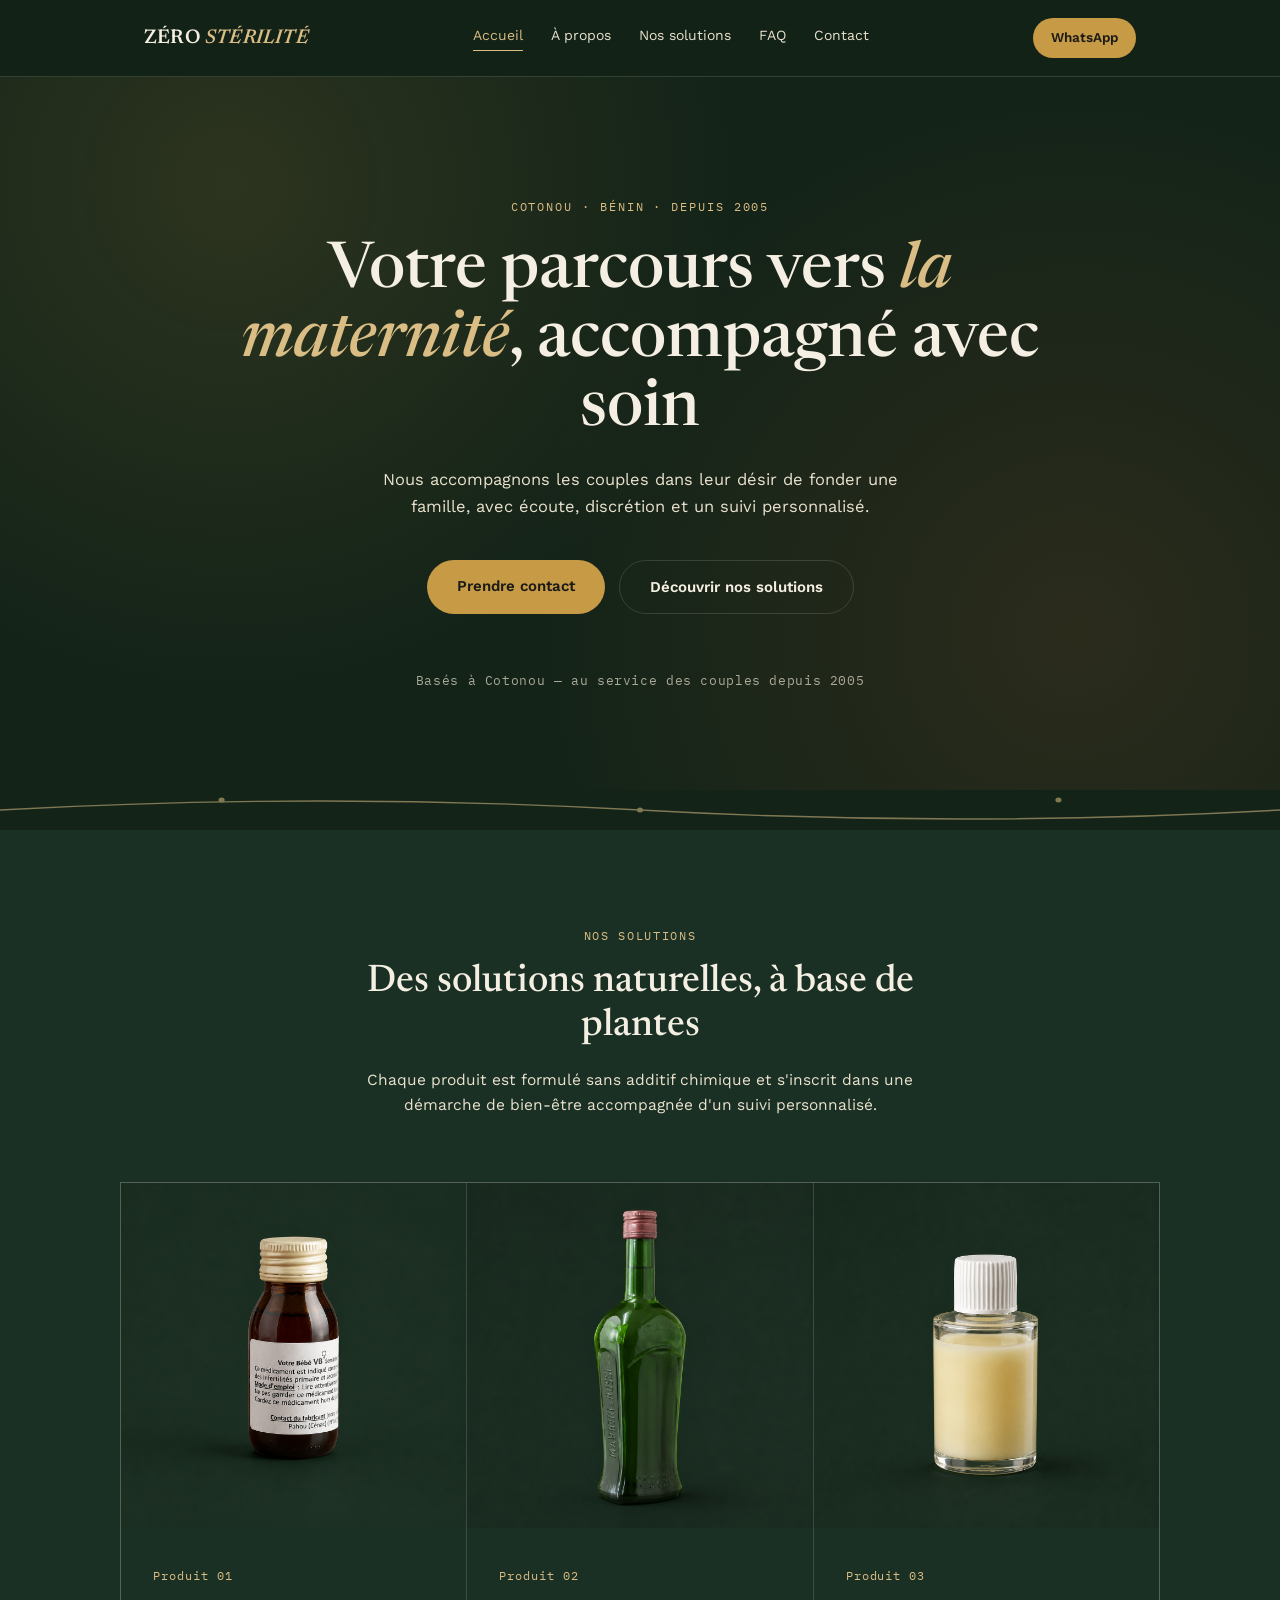
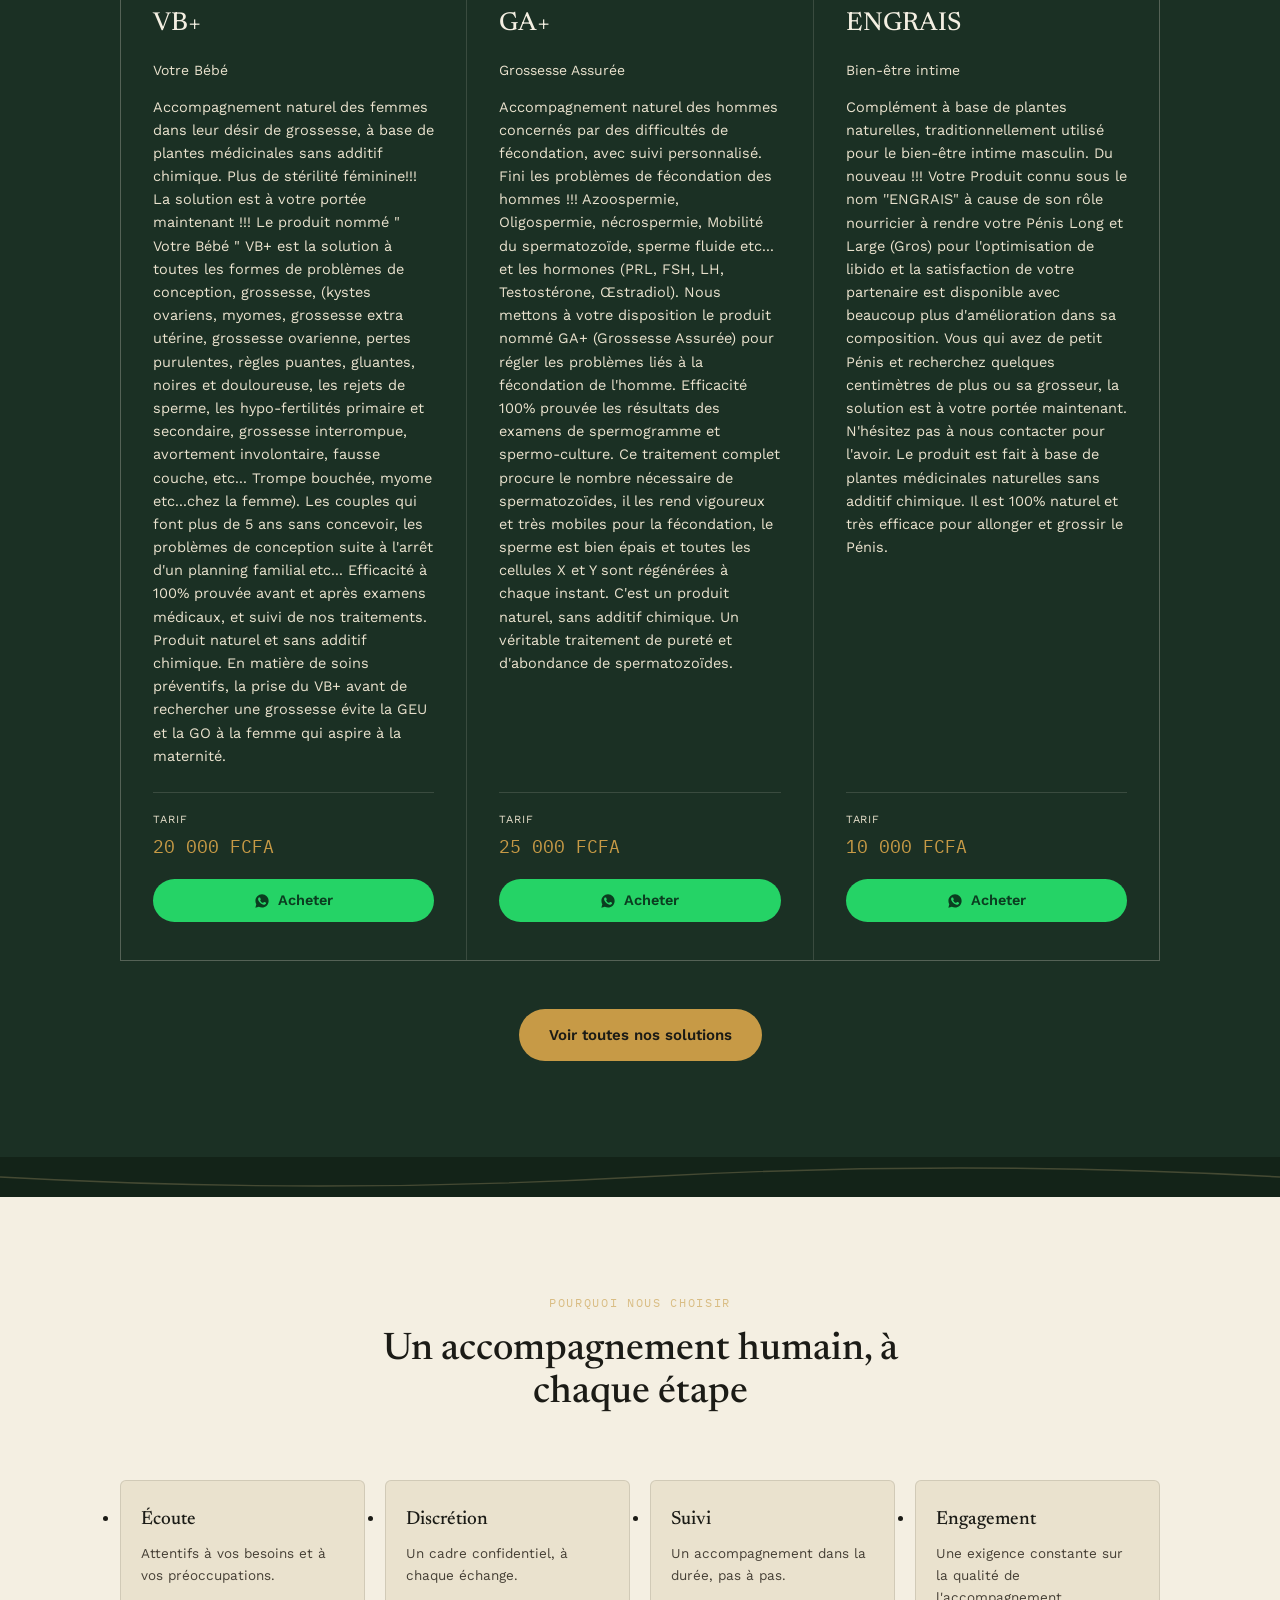
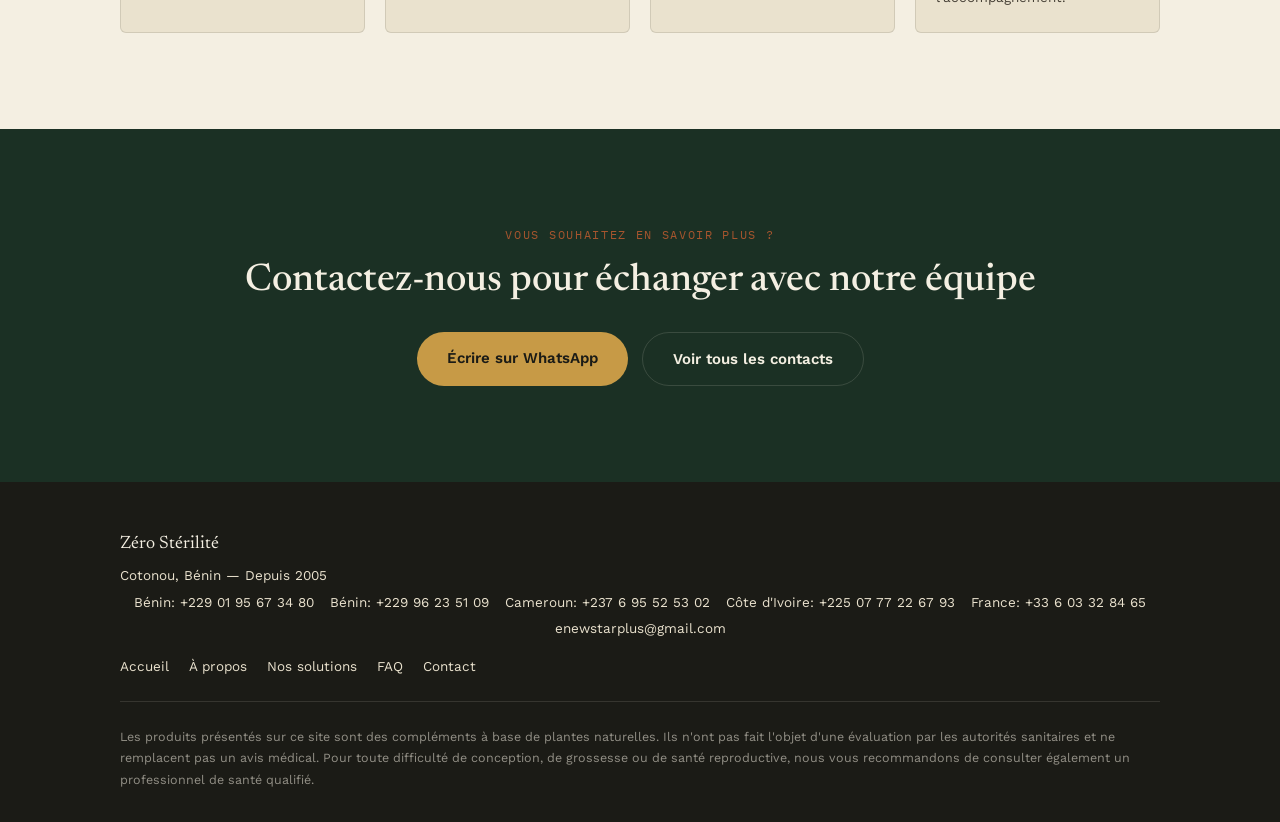
<file: index.html>
<!DOCTYPE html>
<html lang="fr">
<head>
<meta charset="UTF-8">
<meta name="viewport" content="width=device-width, initial-scale=1.0">
<meta name="google-site-verification" content="OyoOSGq9W1_-RX7IPmTsdzSnEpfFEsnYTsxFwMbCOOM" />
<title>Zéro Stérilité — Votre parcours vers la maternité</title>
<link rel="preconnect" href="https://fonts.googleapis.com">
<link href="https://fonts.googleapis.com/css2?family=Newsreader:ital,opsz,wght@0,6..72,400;0,6..72,500;0,6..72,600;1,6..72,500&family=Work+Sans:wght@400;500;600;700&family=IBM+Plex+Mono:wght@500&display=swap" rel="stylesheet">
<link rel="stylesheet" href="styles.css">
</head>
<body>

<header>
  <div class="nav">
    <a class="brand" href="index.html">ZÉRO <em>STÉRILITÉ</em></a>
    <button class="menu-toggle" aria-label="Menu">☰</button>
    <nav class="navlinks">
      <a href="index.html" class="active">Accueil</a>
      <a href="a-propos.html">À propos</a>
      <a href="solutions.html">Nos solutions</a>
      <a href="faq.html">FAQ</a>
      <a href="contact.html">Contact</a>
      <a href="https://wa.me/2290195673480" target="_blank" rel="noopener" class="navlink-whatsapp">WhatsApp</a>
    </nav>
    <a class="nav-cta" href="https://wa.me/2290195673480" target="_blank" rel="noopener">WhatsApp</a>
  </div>
</header>

<section class="hero">
  <div class="hero-content">
    <div class="eyebrow">Cotonou · Bénin · Depuis 2005</div>
    <h1>Votre parcours vers <em>la maternité</em>, accompagné avec soin</h1>
    <p class="lead">Nous accompagnons les couples dans leur désir de fonder une famille, avec écoute, discrétion et un suivi personnalisé.</p>
    <div class="hero-actions">
      <a class="btn-primary" href="contact.html">Prendre contact</a>
      <a class="btn-ghost" href="solutions.html">Découvrir nos solutions</a>
    </div>
    <div class="founded">Basés à Cotonou — au service des couples depuis 2005</div>
  </div>
</section>

<svg class="vine" viewBox="0 0 1040 40" preserveAspectRatio="none">
  <path d="M0 20 Q 260 2, 520 20 T 1040 20"/>
  <circle cx="180" cy="10" r="2.5"/>
  <circle cx="520" cy="20" r="2.5"/>
  <circle cx="860" cy="10" r="2.5"/>
</svg>

<section class="bg-alt">
  <div class="inner">
    <div class="section-head">
      <span class="kicker">Nos solutions</span>
      <h2 style="text-align:center;">Des solutions naturelles, à base de plantes</h2>
      <p>Chaque produit est formulé sans additif chimique et s'inscrit dans une démarche de bien-être accompagnée d'un suivi personnalisé.</p>
    </div>
    <div class="products">
      <div class="product">
        <div class="photo"><img src="img/vb-product.jpg" alt="Flacon VB+ — Votre Bébé" loading="lazy"></div>
        <div class="body">
        <div class="num">Produit 01</div>
        <h3>VB+</h3>
        <span class="subtitle">Votre Bébé</span>
        <p class="desc">Accompagnement naturel des femmes dans leur désir de grossesse, à base de plantes médicinales sans additif chimique. Plus de stérilité féminine!!! La solution est à votre portée maintenant !!! Le produit nommé " Votre
Bébé " VB+ est la solution à toutes les formes de problèmes de conception, grossesse, (kystes
ovariens, myomes, grossesse extra utérine, grossesse ovarienne, pertes purulentes, règles
puantes, gluantes, noires et douloureuse, les rejets de sperme, les hypo-fertilités primaire et
secondaire, grossesse interrompue, avortement involontaire, fausse couche, etc... Trompe
bouchée, myome etc...chez la femme). Les couples qui font plus de 5 ans sans concevoir, les
problèmes de conception suite à l'arrêt d'un planning familial etc... Efficacité à 100% prouvée avant
et après examens médicaux, et suivi de nos traitements. Produit naturel et sans additif chimique. En
matière de soins préventifs, la prise du VB+ avant de rechercher une grossesse évite la GEU et la
GO à la femme qui aspire à la maternité.
</p>
        <div class="price"><span>Tarif</span>20 000 FCFA</div>
        <button class="buy-btn" onclick="openWhatsAppOrder('VB+ — Votre Bébé')">
          <svg viewBox="0 0 24 24" fill="currentColor"><path d="M12.04 2C6.58 2 2.13 6.45 2.13 11.91c0 1.75.46 3.45 1.32 4.95L2.05 22l5.25-1.38a9.9 9.9 0 0 0 4.74 1.2h.01c5.46 0 9.91-4.45 9.91-9.91C21.96 6.45 17.5 2 12.04 2zm5.8 14.16c-.24.68-1.4 1.3-1.94 1.34-.5.04-1.05.24-3.53-.73-2.98-1.16-4.86-4.18-5.01-4.37-.15-.2-1.2-1.59-1.2-3.03 0-1.44.76-2.15 1.03-2.44.27-.29.6-.36.8-.36h.57c.18 0 .43-.07.67.51.24.58.83 2.01.9 2.16.07.15.12.32.02.52-.1.2-.15.32-.29.49-.15.17-.31.38-.44.51-.15.15-.3.31-.13.61.17.29.75 1.24 1.62 2.01 1.11.99 2.04 1.3 2.34 1.44.3.15.47.13.65-.08.17-.2.75-.87.95-1.17.2-.29.4-.24.67-.15.27.1 1.72.81 2.02.96.29.15.49.22.56.34.07.13.07.72-.17 1.4z"/></svg>
          Acheter
        </button>
        </div>
      </div>
      <div class="product">
        <div class="photo"><img src="img/ga-product.jpg" alt="Flacon GA+ — Grossesse Assurée" loading="lazy"></div>
        <div class="body">
        <div class="num">Produit 02</div>
        <h3>GA+</h3>
        <span class="subtitle">Grossesse Assurée</span>
        <p class="desc">Accompagnement naturel des hommes concernés par des difficultés de fécondation, avec suivi personnalisé. Fini les problèmes de fécondation des hommes !!! Azoospermie, Oligospermie, nécrospermie,
Mobilité du spermatozoïde, sperme fluide etc... et les hormones (PRL, FSH, LH, Testostérone,
Œstradiol).
Nous mettons à votre disposition le produit nommé GA+ (Grossesse Assurée) pour régler les
problèmes liés à la fécondation de l'homme. Efficacité 100% prouvée les résultats des examens de
spermogramme et spermo-culture. Ce traitement complet procure le nombre nécessaire de
spermatozoïdes, il les rend vigoureux et très mobiles pour la fécondation, le sperme est bien épais
et toutes les cellules X et Y sont régénérées à chaque instant.
C'est un produit naturel, sans additif chimique. Un véritable traitement de pureté et d'abondance de
spermatozoïdes. </p>
        <div class="price"><span>Tarif</span>25 000 FCFA</div>
        <button class="buy-btn" onclick="openWhatsAppOrder('GA+ — Grossesse Assurée')">
          <svg viewBox="0 0 24 24" fill="currentColor"><path d="M12.04 2C6.58 2 2.13 6.45 2.13 11.91c0 1.75.46 3.45 1.32 4.95L2.05 22l5.25-1.38a9.9 9.9 0 0 0 4.74 1.2h.01c5.46 0 9.91-4.45 9.91-9.91C21.96 6.45 17.5 2 12.04 2zm5.8 14.16c-.24.68-1.4 1.3-1.94 1.34-.5.04-1.05.24-3.53-.73-2.98-1.16-4.86-4.18-5.01-4.37-.15-.2-1.2-1.59-1.2-3.03 0-1.44.76-2.15 1.03-2.44.27-.29.6-.36.8-.36h.57c.18 0 .43-.07.67.51.24.58.83 2.01.9 2.16.07.15.12.32.02.52-.1.2-.15.32-.29.49-.15.17-.31.38-.44.51-.15.15-.3.31-.13.61.17.29.75 1.24 1.62 2.01 1.11.99 2.04 1.3 2.34 1.44.3.15.47.13.65-.08.17-.2.75-.87.95-1.17.2-.29.4-.24.67-.15.27.1 1.72.81 2.02.96.29.15.49.22.56.34.07.13.07.72-.17 1.4z"/></svg>
          Acheter
        </button>
        </div>
      </div>
      <div class="product">
        <div class="photo"><img src="img/engrais-product.jpg" alt="Flacon Engrais — Bien-être intime" loading="lazy"></div>
        <div class="body">
        <div class="num">Produit 03</div>
        <h3>ENGRAIS</h3>
        <span class="subtitle">Bien-être intime</span>
        <p class="desc">Complément à base de plantes naturelles, traditionnellement utilisé pour le bien-être intime masculin. Du nouveau !!! Votre Produit connu sous le nom ''ENGRAIS" à cause de son rôle nourricier à rendre
votre Pénis Long et Large (Gros) pour l'optimisation de libido et la satisfaction de votre partenaire
est disponible avec beaucoup plus d'amélioration dans sa composition.
Vous qui avez de petit Pénis et recherchez quelques centimètres de plus ou sa grosseur, la solution
est à votre portée maintenant. N'hésitez pas à nous contacter pour l'avoir.
Le produit est fait à base de plantes médicinales naturelles sans additif chimique. Il est 100% naturel
et très efficace pour allonger et grossir le Pénis.</p>
        <div class="price"><span>Tarif</span>10 000 FCFA</div>
        <button class="buy-btn" onclick="openWhatsAppOrder('ENGRAIS — Bien-être intime')">
          <svg viewBox="0 0 24 24" fill="currentColor"><path d="M12.04 2C6.58 2 2.13 6.45 2.13 11.91c0 1.75.46 3.45 1.32 4.95L2.05 22l5.25-1.38a9.9 9.9 0 0 0 4.74 1.2h.01c5.46 0 9.91-4.45 9.91-9.91C21.96 6.45 17.5 2 12.04 2zm5.8 14.16c-.24.68-1.4 1.3-1.94 1.34-.5.04-1.05.24-3.53-.73-2.98-1.16-4.86-4.18-5.01-4.37-.15-.2-1.2-1.59-1.2-3.03 0-1.44.76-2.15 1.03-2.44.27-.29.6-.36.8-.36h.57c.18 0 .43-.07.67.51.24.58.83 2.01.9 2.16.07.15.12.32.02.52-.1.2-.15.32-.29.49-.15.17-.31.38-.44.51-.15.15-.3.31-.13.61.17.29.75 1.24 1.62 2.01 1.11.99 2.04 1.3 2.34 1.44.3.15.47.13.65-.08.17-.2.75-.87.95-1.17.2-.29.4-.24.67-.15.27.1 1.72.81 2.02.96.29.15.49.22.56.34.07.13.07.72-.17 1.4z"/></svg>
          Acheter
        </button>
        </div>
      </div>
    </div>
    <div style="text-align:center;margin-top:48px;">
      <a class="btn-primary" href="solutions.html">Voir toutes nos solutions</a>
    </div>
  </div>
</section>

<svg class="vine dim" viewBox="0 0 1040 40" preserveAspectRatio="none">
  <path d="M0 20 Q 260 38, 520 20 T 1040 20"/>
</svg>

<section class="paper-section">
  <div class="inner">
    <div class="section-head">
      <span class="kicker">Pourquoi nous choisir</span>
      <h2 style="text-align:center;">Un accompagnement humain, à chaque étape</h2>
    </div>
    <ul class="value-cards">
      <li class="value-card"><h4>Écoute</h4><p>Attentifs à vos besoins et à vos préoccupations.</p></li>
      <li class="value-card"><h4>Discrétion</h4><p>Un cadre confidentiel, à chaque échange.</p></li>
      <li class="value-card"><h4>Suivi</h4><p>Un accompagnement dans la durée, pas à pas.</p></li>
      <li class="value-card"><h4>Engagement</h4><p>Une exigence constante sur la qualité de l'accompagnement.</p></li>
    </ul>
  </div>
</section>

<section class="bg-alt">
  <div class="inner" style="text-align:center;">
    <span class="kicker" style="text-align:center;">Vous souhaitez en savoir plus ?</span>
    <h2>Contactez-nous pour échanger avec notre équipe</h2>
    <div class="hero-actions" style="margin-top:28px;">
      <a class="btn-primary" href="https://wa.me/2290195673480" target="_blank" rel="noopener">Écrire sur WhatsApp</a>
      <a class="btn-ghost" href="contact.html">Voir tous les contacts</a>
    </div>
  </div>
</section>

<footer>
  <div class="footer-inner">
    <div class="footer-brand">Zéro Stérilité</div>
    <div style="font-size:13.5px;">Cotonou, Bénin — Depuis 2005</div>
    <div class="footer-contacts" style="font-size:13.5px;display:flex;flex-wrap:wrap;gap:4px 16px;justify-content:center;margin-top:6px;">
      <a href="tel:+2290195673480">Bénin: +229 01 95 67 34 80</a>
      <a href="tel:+22996235109">Bénin: +229 96 23 51 09</a>
      <a href="tel:+237695525302">Cameroun: +237 6 95 52 53 02</a>
      <a href="tel:+2250777226793">Côte d'Ivoire: +225 07 77 22 67 93</a>
      <a href="tel:+33603328465">France: +33 6 03 32 84 65</a>
      <a href="mailto:enewstarplus@gmail.com">enewstarplus@gmail.com</a>
    </div>
    <div class="footer-links">
      <a href="index.html">Accueil</a>
      <a href="a-propos.html">À propos</a>
      <a href="solutions.html">Nos solutions</a>
      <a href="faq.html">FAQ</a>
      <a href="contact.html">Contact</a>
    </div>
    <p class="disclaimer">Les produits présentés sur ce site sont des compléments à base de plantes naturelles. Ils n'ont pas fait l'objet d'une évaluation par les autorités sanitaires et ne remplacent pas un avis médical. Pour toute difficulté de conception, de grossesse ou de santé reproductive, nous vous recommandons de consulter également un professionnel de santé qualifié.</p>
  </div>
</footer>

<script src="script.js"></script>
</body>
</html>
</file>
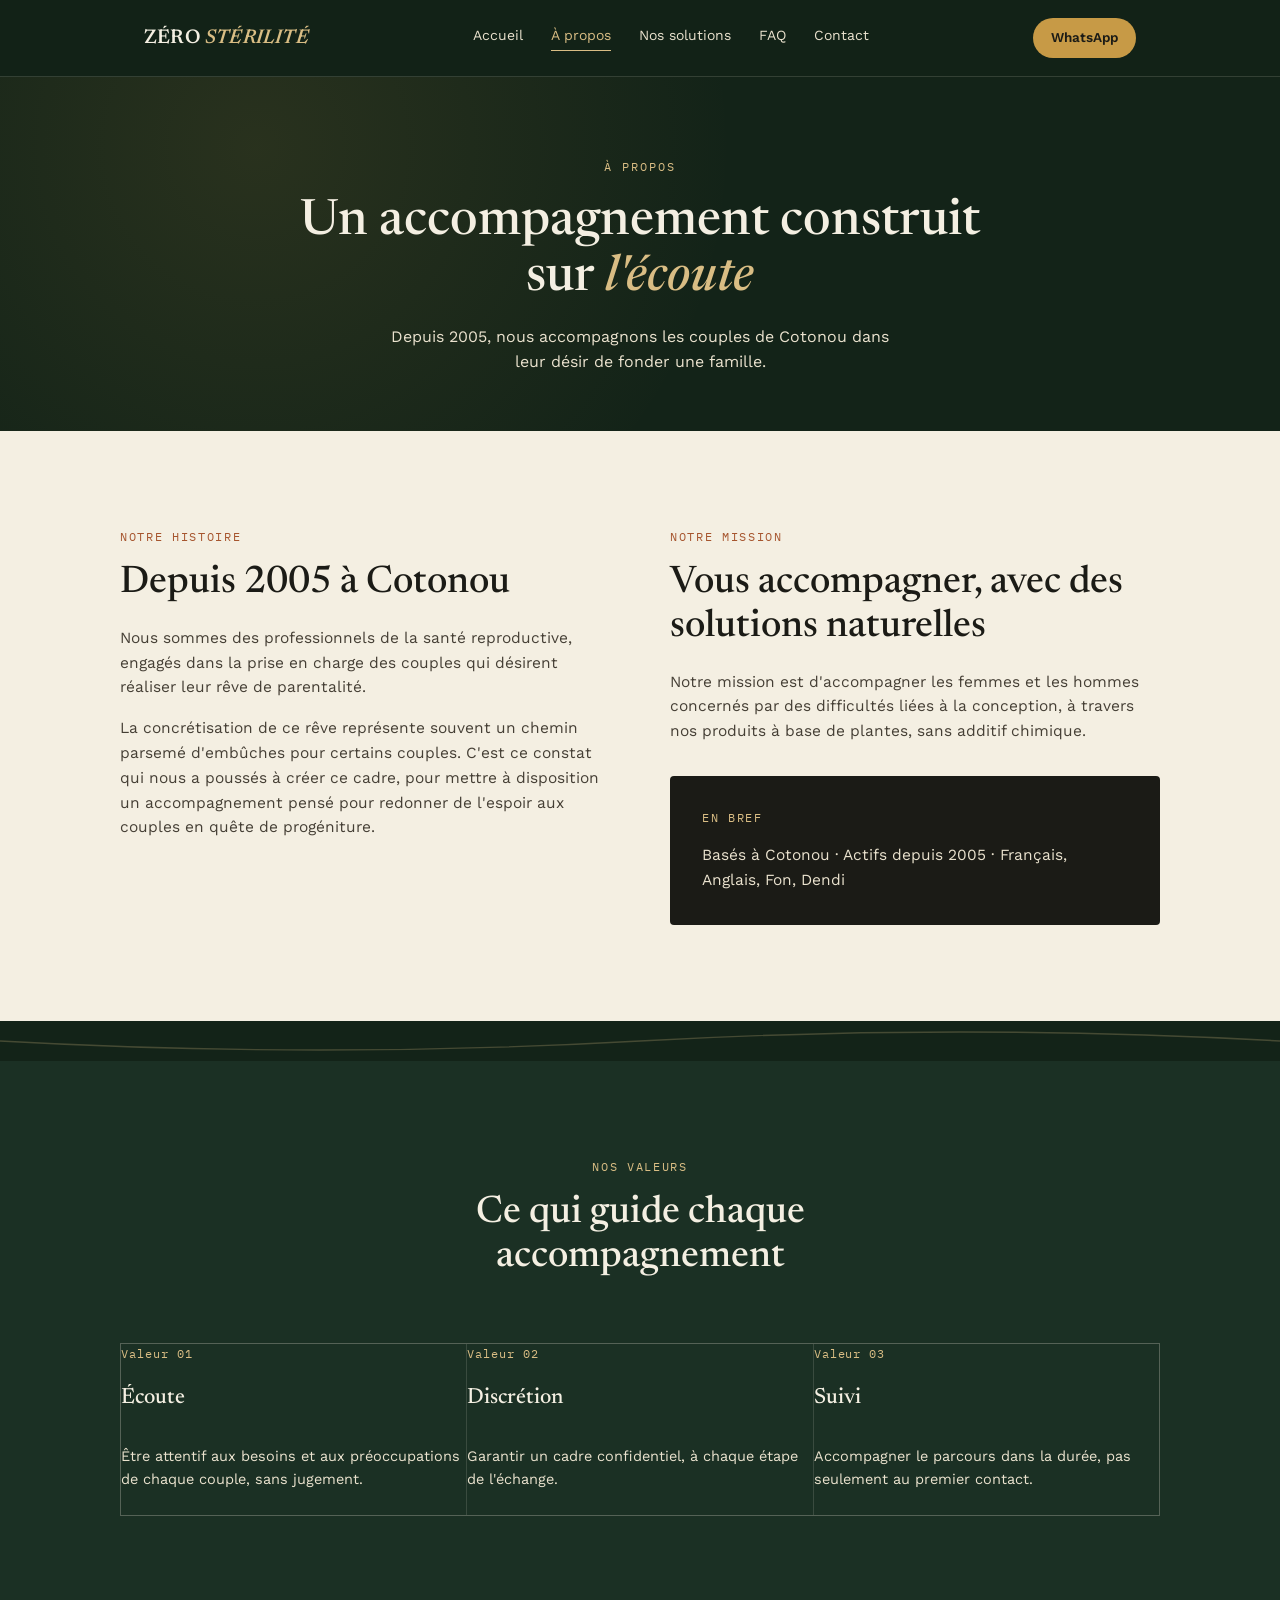
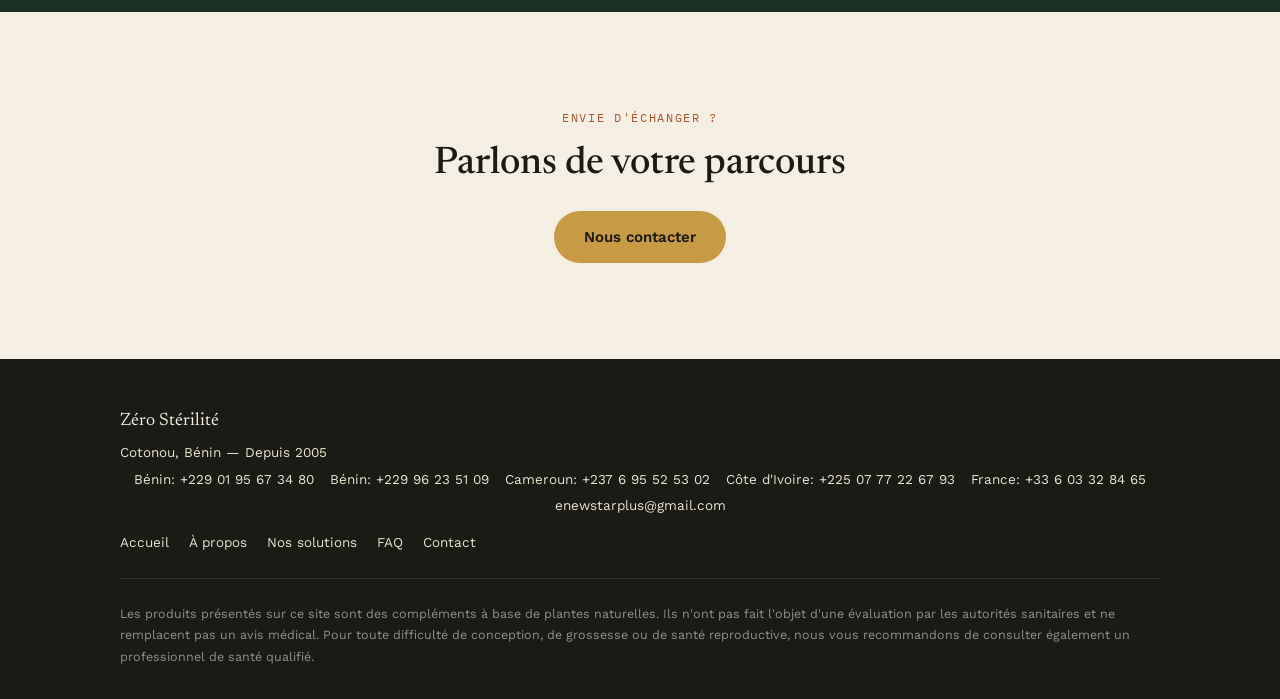
<file: a-propos.html>
<!DOCTYPE html>
<html lang="fr">
<head>
<meta charset="UTF-8">
<meta name="viewport" content="width=device-width, initial-scale=1.0">
<title>À propos — Zéro Stérilité</title>
<link rel="preconnect" href="https://fonts.googleapis.com">
<link href="https://fonts.googleapis.com/css2?family=Newsreader:ital,opsz,wght@0,6..72,400;0,6..72,500;0,6..72,600;1,6..72,500&family=Work+Sans:wght@400;500;600;700&family=IBM+Plex+Mono:wght@500&display=swap" rel="stylesheet">
<link rel="stylesheet" href="styles.css">
<script defer src="https://cdn.vercel-insights.com/v1/script.js"></script>
</head>
<body>

<header>
  <div class="nav">
    <a class="brand" href="index.html">ZÉRO <em>STÉRILITÉ</em></a>
    <button class="menu-toggle" aria-label="Menu">☰</button>
    <nav class="navlinks">
      <a href="index.html">Accueil</a>
      <a href="a-propos.html" class="active">À propos</a>
      <a href="solutions.html">Nos solutions</a>
      <a href="faq.html">FAQ</a>
      <a href="contact.html">Contact</a>
      <a href="https://wa.me/2290195673480" target="_blank" rel="noopener" class="navlink-whatsapp">WhatsApp</a>
    </nav>
    <a class="nav-cta" href="https://wa.me/2290195673480" target="_blank" rel="noopener">WhatsApp</a>
  </div>
</header>

<section class="page-hero">
  <div class="eyebrow">À propos</div>
  <h1>Un accompagnement construit sur <em>l'écoute</em></h1>
  <p class="lead">Depuis 2005, nous accompagnons les couples de Cotonou dans leur désir de fonder une famille.</p>
</section>

<section class="paper-section">
  <div class="inner">
    <div class="grid-2">
      <div>
        <span class="kicker">Notre histoire</span>
        <h2>Depuis 2005 à Cotonou</h2>
        <p>Nous sommes des professionnels de la santé reproductive, engagés dans la prise en charge des couples qui désirent réaliser leur rêve de parentalité.</p>
        <p>La concrétisation de ce rêve représente souvent un chemin parsemé d'embûches pour certains couples. C'est ce constat qui nous a poussés à créer ce cadre, pour mettre à disposition un accompagnement pensé pour redonner de l'espoir aux couples en quête de progéniture.</p>
      </div>
      <div>
        <span class="kicker">Notre mission</span>
        <h2>Vous accompagner, avec des solutions naturelles</h2>
        <p>Notre mission est d'accompagner les femmes et les hommes concernés par des difficultés liées à la conception, à travers nos produits à base de plantes, sans additif chimique.</p>
        <div class="mission-card">
          <span class="kicker">En bref</span>
          <p>Basés à Cotonou · Actifs depuis 2005 · Français, Anglais, Fon, Dendi</p>
        </div>
      </div>
    </div>
  </div>
</section>

<svg class="vine dim" viewBox="0 0 1040 40" preserveAspectRatio="none">
  <path d="M0 20 Q 260 38, 520 20 T 1040 20"/>
</svg>

<section class="bg-alt">
  <div class="inner">
    <div class="section-head">
      <span class="kicker">Nos valeurs</span>
      <h2 style="text-align:center;">Ce qui guide chaque accompagnement</h2>
    </div>
    <div class="products">
      <div class="product">
        <div class="num">Valeur 01</div>
        <h3 style="font-size:22px;">Écoute</h3>
        <p class="desc">Être attentif aux besoins et aux préoccupations de chaque couple, sans jugement.</p>
      </div>
      <div class="product">
        <div class="num">Valeur 02</div>
        <h3 style="font-size:22px;">Discrétion</h3>
        <p class="desc">Garantir un cadre confidentiel, à chaque étape de l'échange.</p>
      </div>
      <div class="product">
        <div class="num">Valeur 03</div>
        <h3 style="font-size:22px;">Suivi</h3>
        <p class="desc">Accompagner le parcours dans la durée, pas seulement au premier contact.</p>
      </div>
    </div>
  </div>
</section>

<section class="paper-section" style="text-align:center;">
  <div class="inner-narrow">
    <span class="kicker" style="text-align:center;">Envie d'échanger ?</span>
    <h2>Parlons de votre parcours</h2>
    <div class="hero-actions" style="margin-top:24px;">
      <a class="btn-primary" href="contact.html">Nous contacter</a>
    </div>
  </div>
</section>

<footer>
  <div class="footer-inner">
    <div class="footer-brand">Zéro Stérilité</div>
    <div style="font-size:13.5px;">Cotonou, Bénin — Depuis 2005</div>
    <div class="footer-contacts" style="font-size:13.5px;display:flex;flex-wrap:wrap;gap:4px 16px;justify-content:center;margin-top:6px;">
      <a href="tel:+2290195673480">Bénin: +229 01 95 67 34 80</a>
      <a href="tel:+22996235109">Bénin: +229 96 23 51 09</a>
      <a href="tel:+237695525302">Cameroun: +237 6 95 52 53 02</a>
      <a href="tel:+2250777226793">Côte d'Ivoire: +225 07 77 22 67 93</a>
      <a href="tel:+33603328465">France: +33 6 03 32 84 65</a>
      <a href="mailto:enewstarplus@gmail.com">enewstarplus@gmail.com</a>
    </div>
    <div class="footer-links">
      <a href="index.html">Accueil</a>
      <a href="a-propos.html">À propos</a>
      <a href="solutions.html">Nos solutions</a>
      <a href="faq.html">FAQ</a>
      <a href="contact.html">Contact</a>
    </div>
    <p class="disclaimer">Les produits présentés sur ce site sont des compléments à base de plantes naturelles. Ils n'ont pas fait l'objet d'une évaluation par les autorités sanitaires et ne remplacent pas un avis médical. Pour toute difficulté de conception, de grossesse ou de santé reproductive, nous vous recommandons de consulter également un professionnel de santé qualifié.</p>
  </div>
</footer>

<script src="script.js"></script>
</body>
</html>
</file>
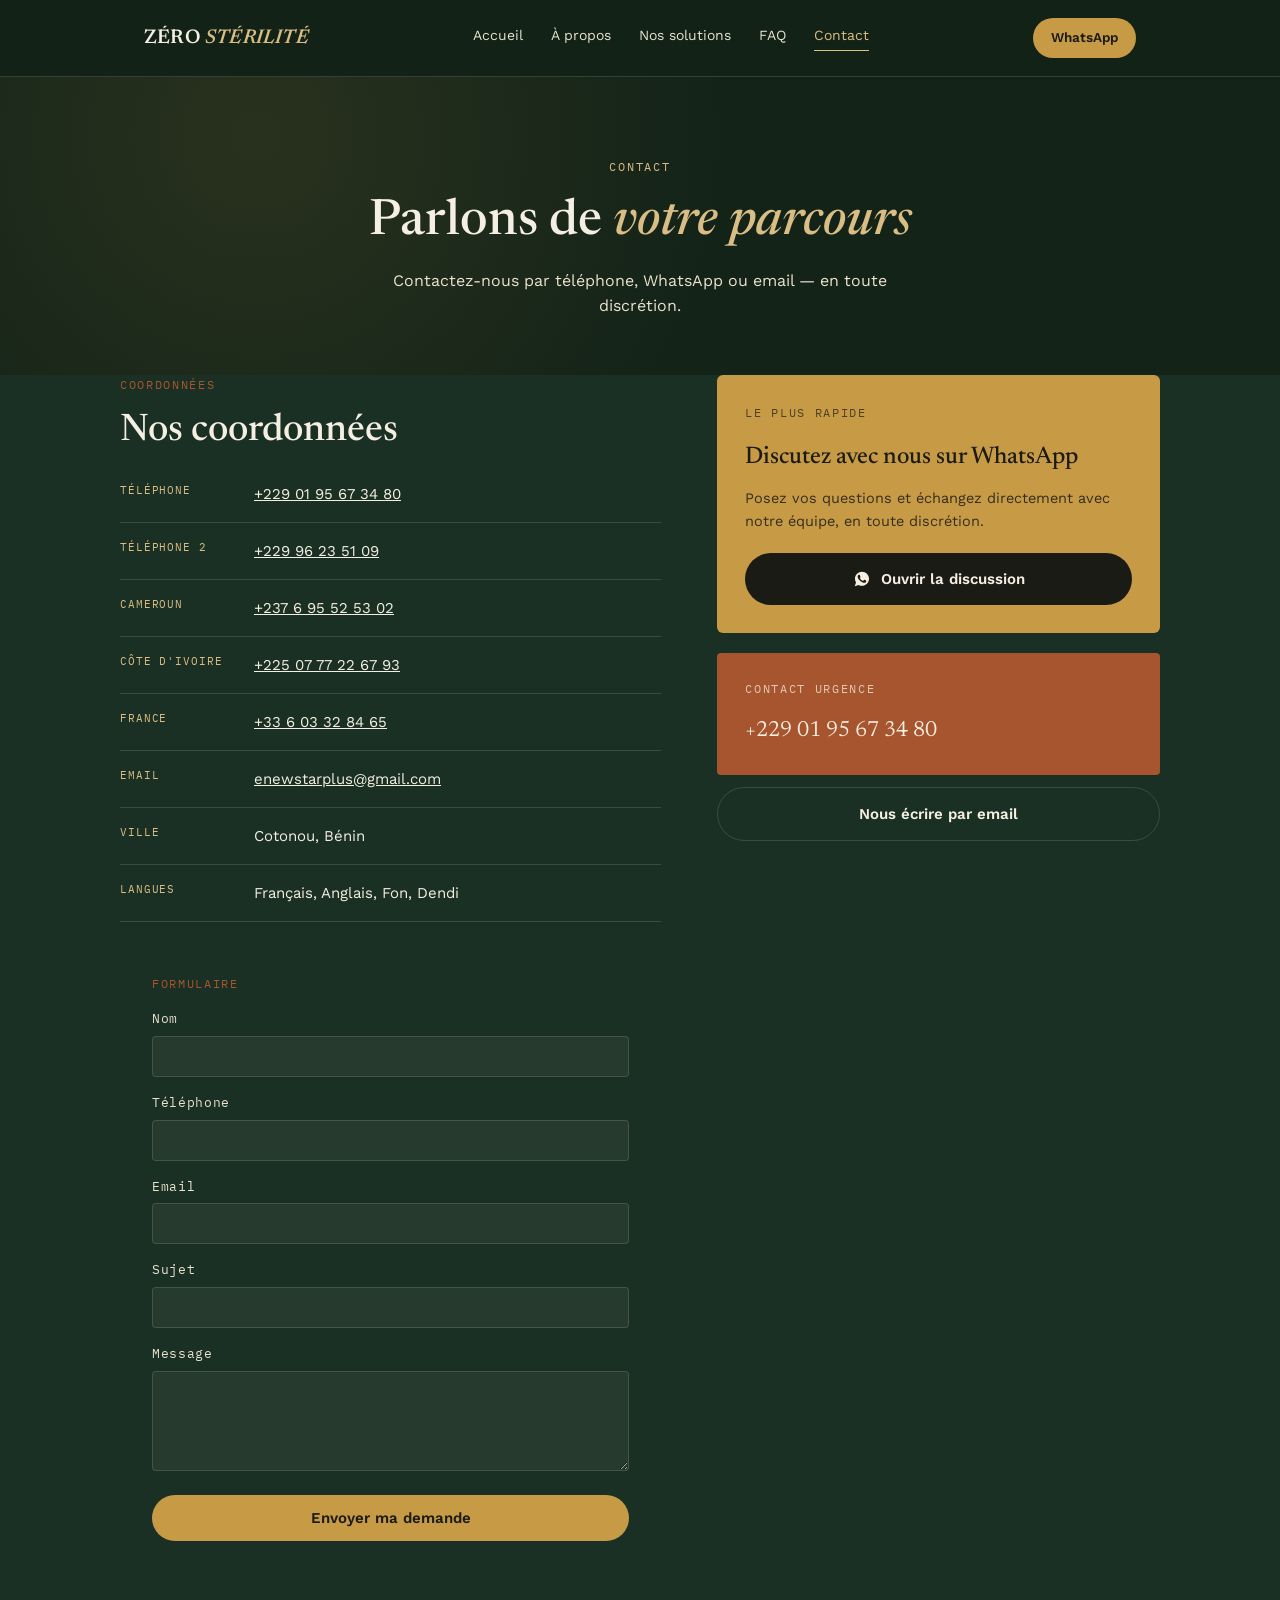
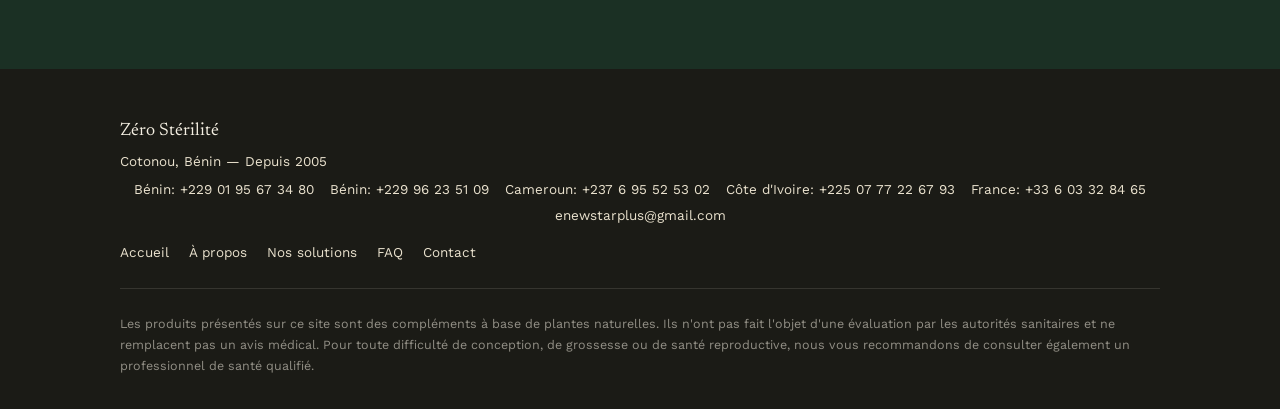
<file: contact.html>
<!DOCTYPE html>
<html lang="fr">
<head>
<meta charset="UTF-8">
<meta name="viewport" content="width=device-width, initial-scale=1.0">
<title>Contact — Zéro Stérilité</title>
<link rel="preconnect" href="https://fonts.googleapis.com">
<link href="https://fonts.googleapis.com/css2?family=Newsreader:ital,opsz,wght@0,6..72,400;0,6..72,500;0,6..72,600;1,6..72,500&family=Work+Sans:wght@400;500;600;700&family=IBM+Plex+Mono:wght@500&display=swap" rel="stylesheet">
<link rel="stylesheet" href="styles.css">
<script defer src="https://cdn.vercel-insights.com/v1/script.js"></script>
</head>
<body>

<header>
  <div class="nav">
    <a class="brand" href="index.html">ZÉRO <em>STÉRILITÉ</em></a>
    <button class="menu-toggle" aria-label="Menu">☰</button>
    <nav class="navlinks">
      <a href="index.html">Accueil</a>
      <a href="a-propos.html">À propos</a>
      <a href="solutions.html">Nos solutions</a>
      <a href="faq.html">FAQ</a>
      <a href="contact.html" class="active">Contact</a>
      <a href="https://wa.me/2290195673480" target="_blank" rel="noopener" class="navlink-whatsapp">WhatsApp</a>
    </nav>
    <a class="nav-cta" href="https://wa.me/2290195673480" target="_blank" rel="noopener">WhatsApp</a>
  </div>
</header>

<section class="page-hero">
  <div class="eyebrow">Contact</div>
  <h1>Parlons de <em>votre parcours</em></h1>
  <p class="lead">Contactez-nous par téléphone, WhatsApp ou email — en toute discrétion.</p>
</section>

<section class="bg-alt" style="padding-top:0;">
  <div class="inner">
    <div class="contact-wrap">
      <div>
        <span class="kicker">Coordonnées</span>
        <h2>Nos coordonnées</h2>
        <ul class="contact-list">
          <li><span class="label">Téléphone</span><a href="tel:+2290195673480">+229 01 95 67 34 80</a></li>
          <li><span class="label">Téléphone 2</span><a href="tel:+22996235109">+229 96 23 51 09</a></li>
          <li><span class="label">Cameroun</span><a href="tel:+237695525302">+237 6 95 52 53 02</a></li>
          <li><span class="label">Côte d'Ivoire</span><a href="tel:+2250777226793">+225 07 77 22 67 93</a></li>
          <li><span class="label">France</span><a href="tel:+33603328465">+33 6 03 32 84 65</a></li>
          <li><span class="label">Email</span><a href="mailto:enewstarplus@gmail.com">enewstarplus@gmail.com</a></li>
          <li><span class="label">Ville</span>Cotonou, Bénin</li>
          <li><span class="label">Langues</span>Français, Anglais, Fon, Dendi</li>
        </ul>

        <div class="contact-form">
          <span class="kicker">Formulaire</span>
          <form action="https://formspree.io/f/mwlklljb" method="POST" id="contact-form">
            <div class="form-row">
              <label for="nom">Nom</label>
              <input type="text" id="nom" name="nom" required>
            </div>
            <div class="form-row">
              <label for="telephone">Téléphone</label>
              <input type="tel" id="telephone" name="telephone" required>
            </div>
            <div class="form-row">
              <label for="email">Email</label>
              <input type="email" id="email" name="email">
            </div>
            <div class="form-row">
              <label for="sujet">Sujet</label>
              <input type="text" id="sujet" name="sujet">
            </div>
            <div class="form-row">
              <label for="message">Message</label>
              <textarea id="message" name="message" required></textarea>
            </div>
            <button type="submit" class="btn-primary" style="width:100%;">Envoyer ma demande</button>
          </form>
          <p class="form-note" id="form-status" style="display:none;"></p>
        </div>
      </div>

      <div>
        <div style="background:var(--gold);color:var(--ink);border-radius:6px;padding:28px;">
          <span class="kicker" style="color:var(--ink);opacity:.7;">Le plus rapide</span>
          <h3 style="font-family:var(--display);font-size:24px;font-weight:500;margin:6px 0 10px;">Discutez avec nous sur WhatsApp</h3>
          <p style="font-size:14.5px;margin-bottom:20px;opacity:.85;">Posez vos questions et échangez directement avec notre équipe, en toute discrétion.</p>
          <a href="https://wa.me/2290195673480" target="_blank" rel="noopener" style="display:flex;align-items:center;justify-content:center;gap:10px;background:var(--ink);color:var(--cream);padding:14px 24px;border-radius:100px;text-decoration:none;font-weight:600;font-size:15px;">
            <svg width="18" height="18" viewBox="0 0 32 32" fill="currentColor"><path d="M16.001 3C9.11 3 3.5 8.61 3.5 15.501c0 2.42.68 4.68 1.86 6.61L3 29l7.06-2.31a12.44 12.44 0 0 0 5.94 1.51h.005c6.892 0 12.5-5.61 12.5-12.5C28.5 8.61 22.893 3 16.001 3zm7.35 17.85c-.31.88-1.55 1.65-2.55 1.86-.68.14-1.56.25-4.53-.97-3.8-1.57-6.25-5.44-6.44-5.69-.19-.25-1.53-2.04-1.53-3.89 0-1.85.97-2.75 1.31-3.13.34-.38.74-.47.99-.47.25 0 .5 0 .72.01.23.01.54-.09.85.65.31.75 1.06 2.59 1.15 2.78.09.19.15.41.03.66-.12.25-.19.4-.37.62-.19.22-.4.49-.57.66-.19.19-.39.4-.17.78.22.38.98 1.62 2.11 2.62 1.45 1.29 2.67 1.7 3.05 1.89.38.19.6.16.82-.1.22-.25.94-1.1 1.19-1.48.25-.38.5-.31.84-.19.34.13 2.16 1.02 2.53 1.2.37.19.62.28.71.44.1.16.1.9-.2 1.78z"/></svg>
            Ouvrir la discussion
          </a>
        </div>

        <div class="urgency-box" style="margin-top:20px;">
          <span class="kicker">Contact urgence</span>
          <a href="tel:+2290195673480">+229 01 95 67 34 80</a>
        </div>
        <a class="btn-ghost" style="margin-top:12px;width:100%;text-align:center;box-sizing:border-box;" href="mailto:enewstarplus@gmail.com">Nous écrire par email</a>
      </div>
    </div>
  </div>
</section>

<footer>
  <div class="footer-inner">
    <div class="footer-brand">Zéro Stérilité</div>
    <div style="font-size:13.5px;">Cotonou, Bénin — Depuis 2005</div>
    <div class="footer-contacts" style="font-size:13.5px;display:flex;flex-wrap:wrap;gap:4px 16px;justify-content:center;margin-top:6px;">
      <a href="tel:+2290195673480">Bénin: +229 01 95 67 34 80</a>
      <a href="tel:+22996235109">Bénin: +229 96 23 51 09</a>
      <a href="tel:+237695525302">Cameroun: +237 6 95 52 53 02</a>
      <a href="tel:+2250777226793">Côte d'Ivoire: +225 07 77 22 67 93</a>
      <a href="tel:+33603328465">France: +33 6 03 32 84 65</a>
      <a href="mailto:enewstarplus@gmail.com">enewstarplus@gmail.com</a>
    </div>
    <div class="footer-links">
      <a href="index.html">Accueil</a>
      <a href="a-propos.html">À propos</a>
      <a href="solutions.html">Nos solutions</a>
      <a href="faq.html">FAQ</a>
      <a href="contact.html">Contact</a>
    </div>
    <p class="disclaimer">Les produits présentés sur ce site sont des compléments à base de plantes naturelles. Ils n'ont pas fait l'objet d'une évaluation par les autorités sanitaires et ne remplacent pas un avis médical. Pour toute difficulté de conception, de grossesse ou de santé reproductive, nous vous recommandons de consulter également un professionnel de santé qualifié.</p>
  </div>
</footer>

<script src="script.js"></script>
</body>
</html>
</file>
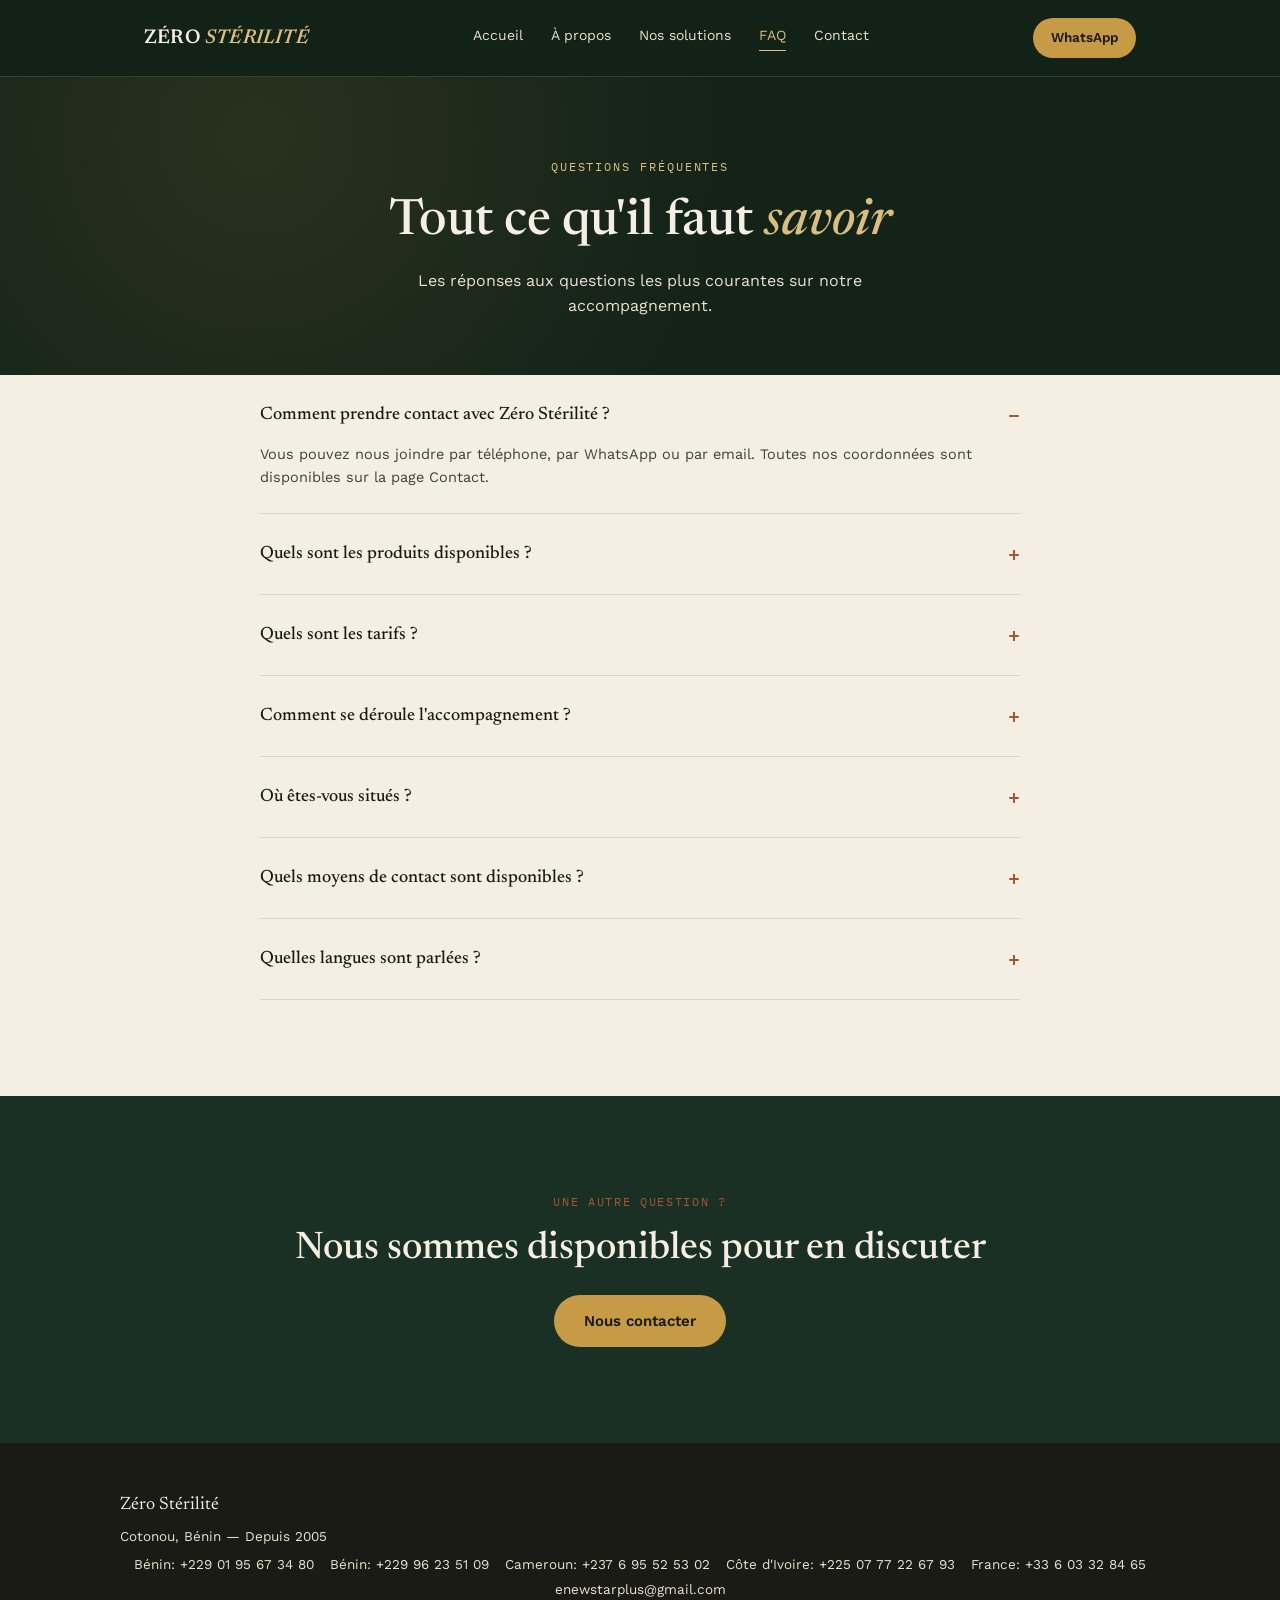
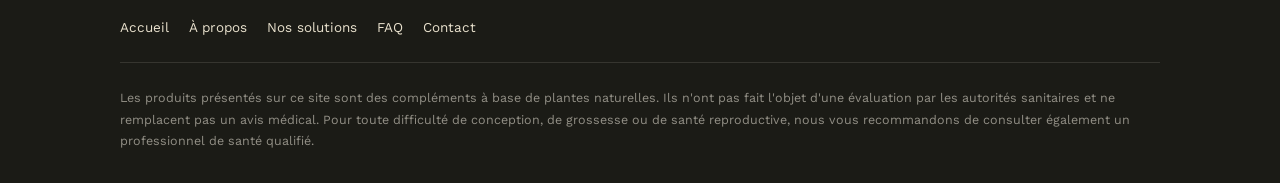
<file: faq.html>
<!DOCTYPE html>
<html lang="fr">
<head>
<meta charset="UTF-8">
<meta name="viewport" content="width=device-width, initial-scale=1.0">
<title>FAQ — Zéro Stérilité</title>
<link rel="preconnect" href="https://fonts.googleapis.com">
<link href="https://fonts.googleapis.com/css2?family=Newsreader:ital,opsz,wght@0,6..72,400;0,6..72,500;0,6..72,600;1,6..72,500&family=Work+Sans:wght@400;500;600;700&family=IBM+Plex+Mono:wght@500&display=swap" rel="stylesheet">
<link rel="stylesheet" href="styles.css">
<script defer src="https://cdn.vercel-insights.com/v1/script.js"></script>
</head>
<body>

<header>
  <div class="nav">
    <a class="brand" href="index.html">ZÉRO <em>STÉRILITÉ</em></a>
    <button class="menu-toggle" aria-label="Menu">☰</button>
    <nav class="navlinks">
      <a href="index.html">Accueil</a>
      <a href="a-propos.html">À propos</a>
      <a href="solutions.html">Nos solutions</a>
      <a href="faq.html" class="active">FAQ</a>
      <a href="contact.html">Contact</a>
      <a href="https://wa.me/2290195673480" target="_blank" rel="noopener" class="navlink-whatsapp">WhatsApp</a>
    </nav>
    <a class="nav-cta" href="https://wa.me/2290195673480" target="_blank" rel="noopener">WhatsApp</a>
  </div>
</header>

<section class="page-hero">
  <div class="eyebrow">Questions fréquentes</div>
  <h1>Tout ce qu'il faut <em>savoir</em></h1>
  <p class="lead">Les réponses aux questions les plus courantes sur notre accompagnement.</p>
</section>

<section class="paper-section" style="padding-top:0;">
  <div class="faq-list">
    <details class="faq-item" open>
      <summary>Comment prendre contact avec Zéro Stérilité ?</summary>
      <p>Vous pouvez nous joindre par téléphone, par WhatsApp ou par email. Toutes nos coordonnées sont disponibles sur la page Contact.</p>
    </details>
    <details class="faq-item">
      <summary>Quels sont les produits disponibles ?</summary>
      <p>Nous proposons trois produits naturels : VB+ pour les femmes, GA+ pour les hommes, et ENGRAIS pour le bien-être intime masculin. Le détail de chacun est présenté sur la page Nos solutions.</p>
    </details>
    <details class="faq-item">
      <summary>Quels sont les tarifs ?</summary>
      <p>VB+ est à 20 000 FCFA, GA+ à 25 000 FCFA, et ENGRAIS à 10 000 FCFA.</p>
    </details>
    <details class="faq-item">
      <summary>Comment se déroule l'accompagnement ?</summary>
      <p>Après une première prise de contact, nous échangeons avec vous en toute discrétion pour orienter vers la solution adaptée, puis nous assurons un suivi dans la durée.</p>
    </details>
    <details class="faq-item">
      <summary>Où êtes-vous situés ?</summary>
      <p>Nous sommes basés à Cotonou, au Bénin.</p>
    </details>
    <details class="faq-item">
      <summary>Quels moyens de contact sont disponibles ?</summary>
      <p>Téléphone, WhatsApp et email. Un numéro d'urgence est également disponible, indiqué sur la page Contact.</p>
    </details>
    <details class="faq-item">
      <summary>Quelles langues sont parlées ?</summary>
      <p>Nous échangeons en français, anglais, fon et dendi.</p>
    </details>
  </div>
</section>

<section class="bg-alt" style="text-align:center;">
  <div class="inner-narrow">
    <span class="kicker" style="text-align:center;">Une autre question ?</span>
    <h2>Nous sommes disponibles pour en discuter</h2>
    <div class="hero-actions" style="margin-top:24px;">
      <a class="btn-primary" href="contact.html">Nous contacter</a>
    </div>
  </div>
</section>

<footer>
  <div class="footer-inner">
    <div class="footer-brand">Zéro Stérilité</div>
    <div style="font-size:13.5px;">Cotonou, Bénin — Depuis 2005</div>
    <div class="footer-contacts" style="font-size:13.5px;display:flex;flex-wrap:wrap;gap:4px 16px;justify-content:center;margin-top:6px;">
      <a href="tel:+2290195673480">Bénin: +229 01 95 67 34 80</a>
      <a href="tel:+22996235109">Bénin: +229 96 23 51 09</a>
      <a href="tel:+237695525302">Cameroun: +237 6 95 52 53 02</a>
      <a href="tel:+2250777226793">Côte d'Ivoire: +225 07 77 22 67 93</a>
      <a href="tel:+33603328465">France: +33 6 03 32 84 65</a>
      <a href="mailto:enewstarplus@gmail.com">enewstarplus@gmail.com</a>
    </div>
    <div class="footer-links">
      <a href="index.html">Accueil</a>
      <a href="a-propos.html">À propos</a>
      <a href="solutions.html">Nos solutions</a>
      <a href="faq.html">FAQ</a>
      <a href="contact.html">Contact</a>
    </div>
    <p class="disclaimer">Les produits présentés sur ce site sont des compléments à base de plantes naturelles. Ils n'ont pas fait l'objet d'une évaluation par les autorités sanitaires et ne remplacent pas un avis médical. Pour toute difficulté de conception, de grossesse ou de santé reproductive, nous vous recommandons de consulter également un professionnel de santé qualifié.</p>
  </div>
</footer>

<script src="script.js"></script>
</body>
</html>
</file>
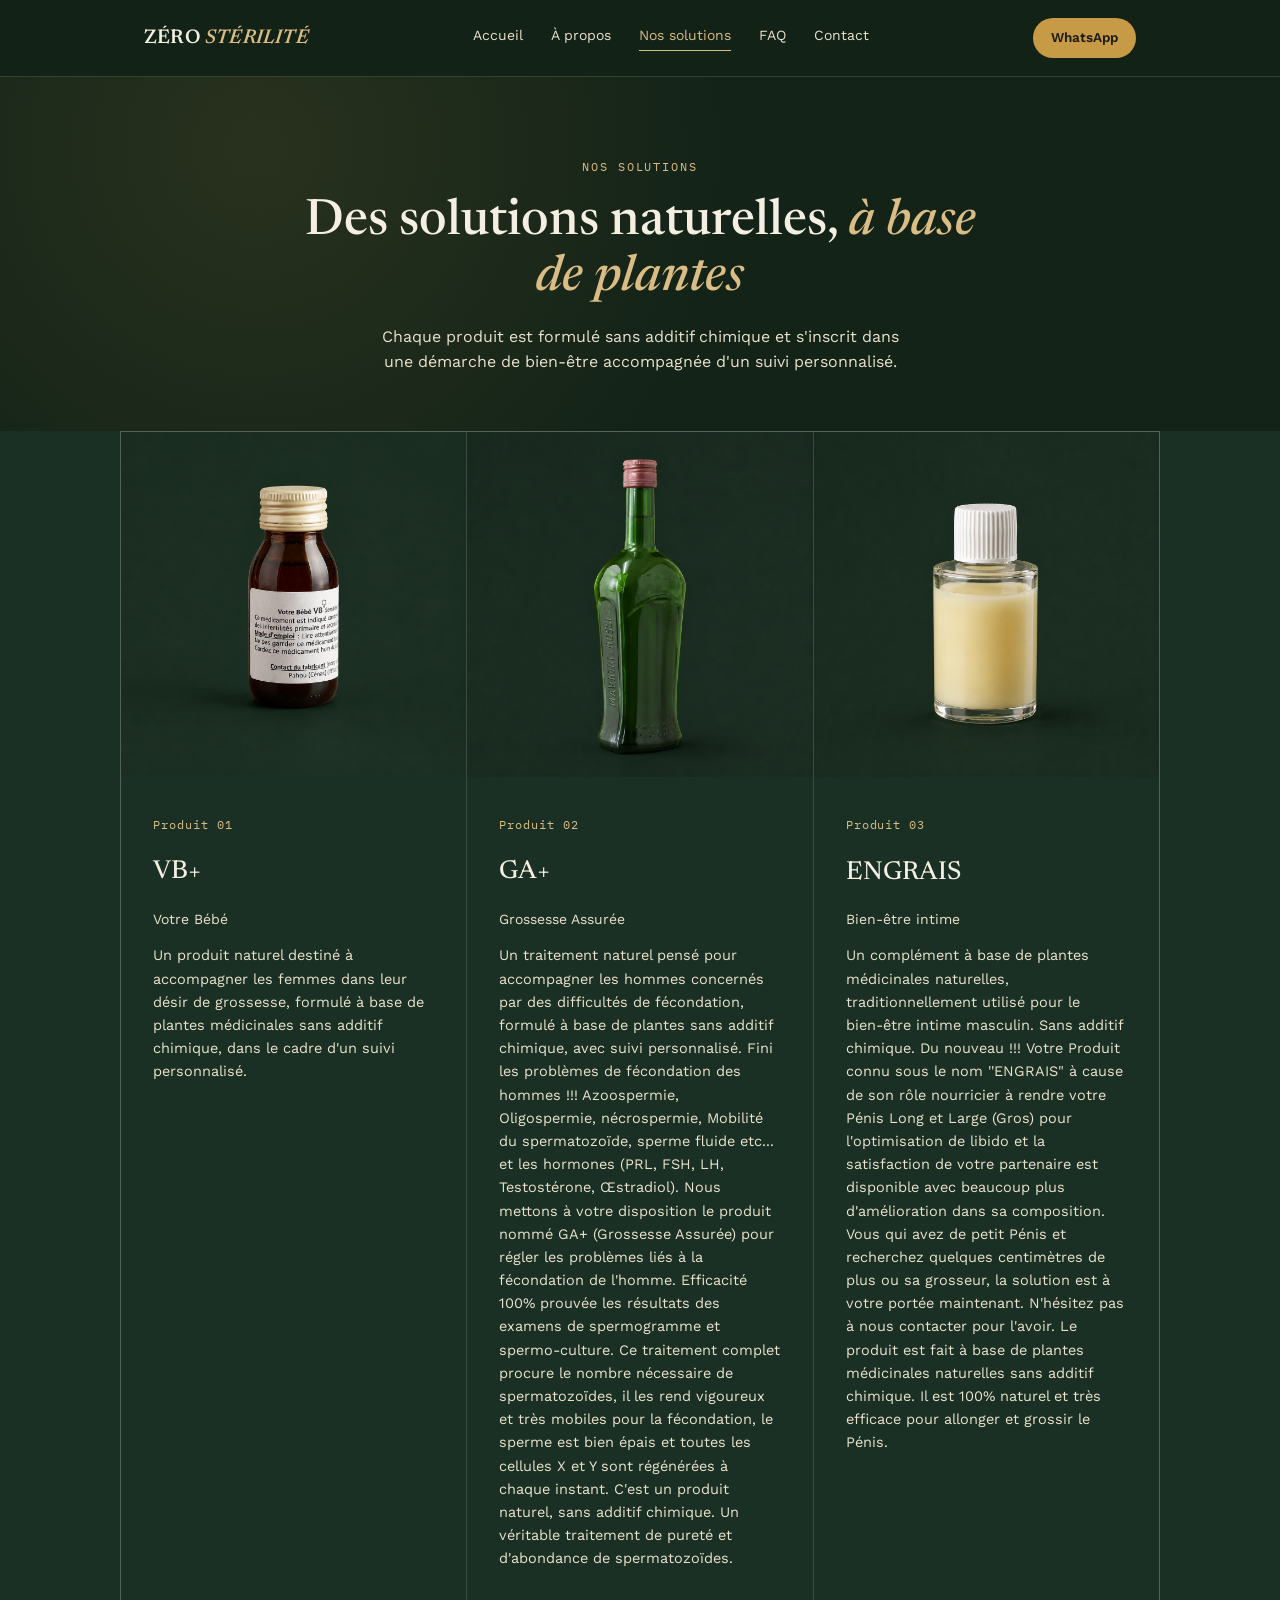
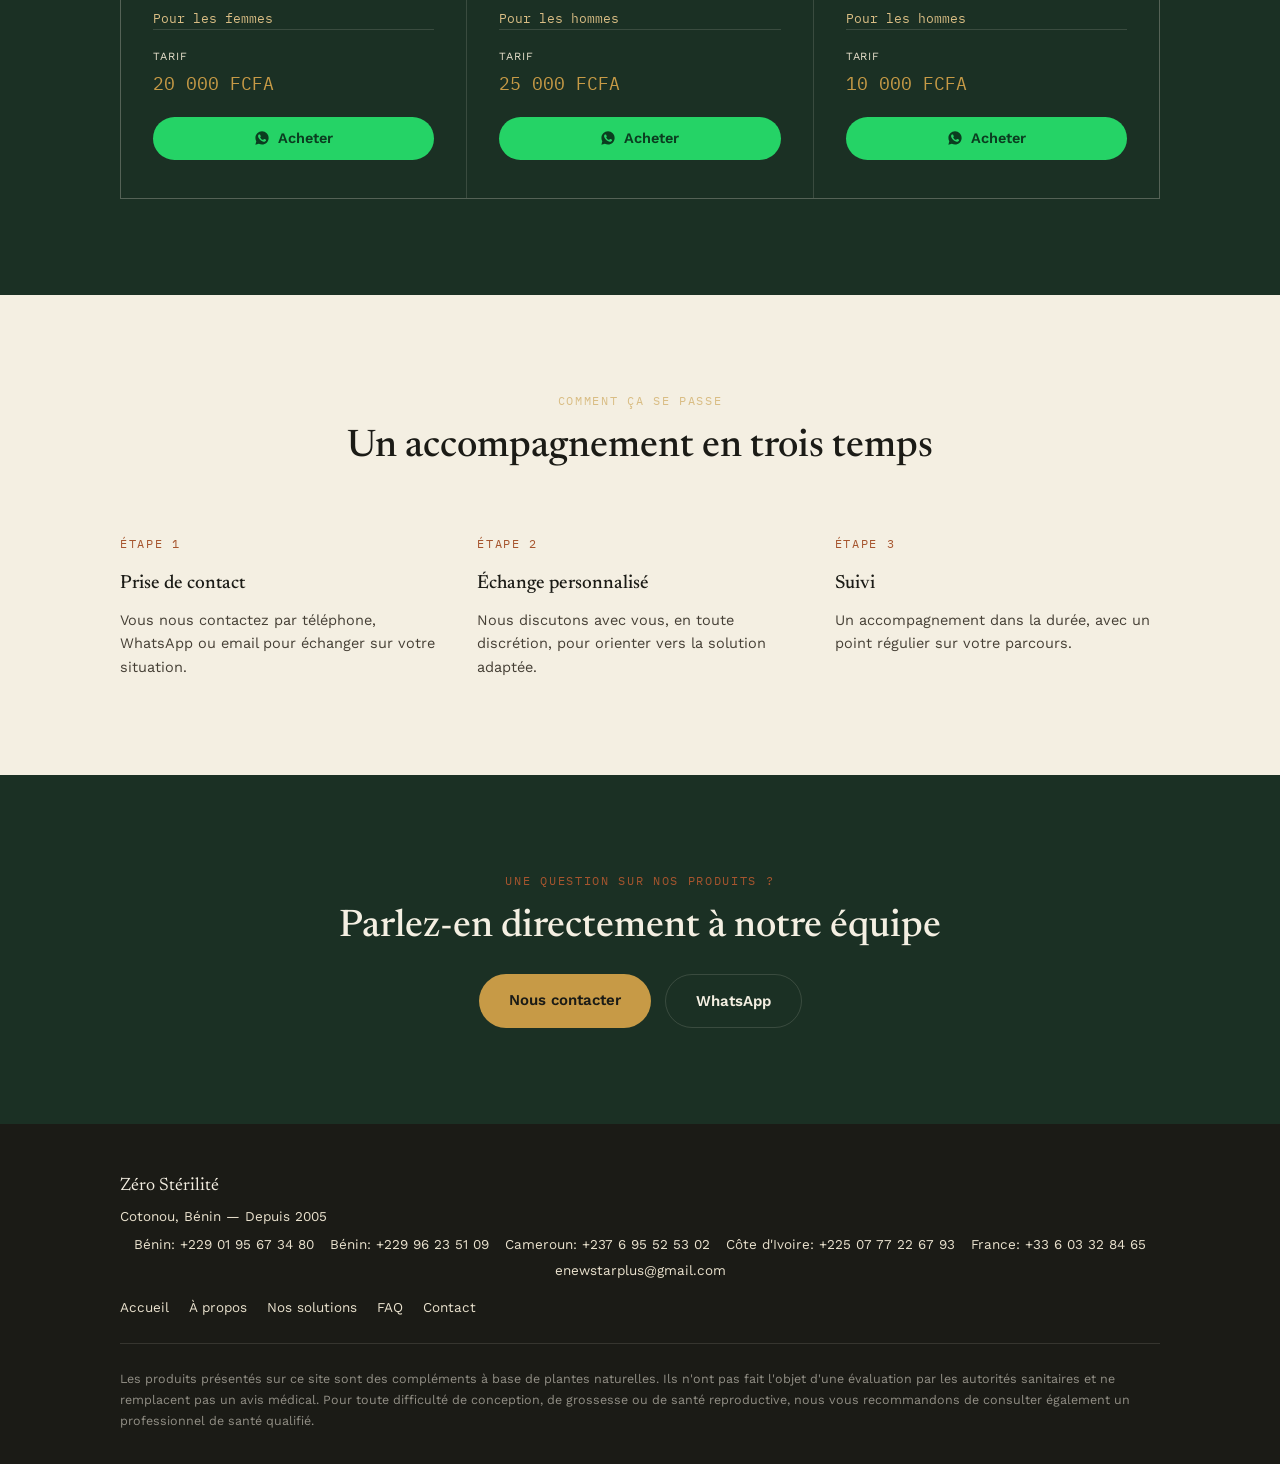
<file: solutions.html>
<!DOCTYPE html>
<html lang="fr">
<head>
<meta charset="UTF-8">
<meta name="viewport" content="width=device-width, initial-scale=1.0">
<title>Nos solutions — Zéro Stérilité</title>
<link rel="preconnect" href="https://fonts.googleapis.com">
<link href="https://fonts.googleapis.com/css2?family=Newsreader:ital,opsz,wght@0,6..72,400;0,6..72,500;0,6..72,600;1,6..72,500&family=Work+Sans:wght@400;500;600;700&family=IBM+Plex+Mono:wght@500&display=swap" rel="stylesheet">
<link rel="stylesheet" href="styles.css">
<script defer src="https://cdn.vercel-insights.com/v1/script.js"></script>
</head>
<body>

<header>
  <div class="nav">
    <a class="brand" href="index.html">ZÉRO <em>STÉRILITÉ</em></a>
    <button class="menu-toggle" aria-label="Menu">☰</button>
    <nav class="navlinks">
      <a href="index.html">Accueil</a>
      <a href="a-propos.html">À propos</a>
      <a href="solutions.html" class="active">Nos solutions</a>
      <a href="faq.html">FAQ</a>
      <a href="contact.html">Contact</a>
      <a href="https://wa.me/2290195673480" target="_blank" rel="noopener" class="navlink-whatsapp">WhatsApp</a>
    </nav>
    <a class="nav-cta" href="https://wa.me/2290195673480" target="_blank" rel="noopener">WhatsApp</a>
  </div>
</header>

<section class="page-hero">
  <div class="eyebrow">Nos solutions</div>
  <h1>Des solutions naturelles, <em>à base de plantes</em></h1>
  <p class="lead">Chaque produit est formulé sans additif chimique et s'inscrit dans une démarche de bien-être accompagnée d'un suivi personnalisé.</p>
</section>

<section class="bg-alt" style="padding-top:0;">
  <div class="inner">
    <div class="products">
      <div class="product">
        <div class="photo"><img src="img/vb-product.jpg" alt="Flacon VB+ — Votre Bébé" loading="lazy"></div>
        <div class="body">
          <div class="num">Produit 01</div>
          <h3>VB+</h3>
          <span class="subtitle">Votre Bébé</span>
          <p class="desc">Un produit naturel destiné à accompagner les femmes dans leur désir de grossesse, formulé à base de plantes médicinales sans additif chimique, dans le cadre d'un suivi personnalisé. </p>
          <div class="for-who">Pour les femmes</div>
          <div class="price"><span>Tarif</span>20 000 FCFA</div>
          <button class="buy-btn" onclick="openWhatsAppOrder('VB+ — Votre Bébé')">
            <svg viewBox="0 0 24 24" fill="currentColor"><path d="M12.04 2C6.58 2 2.13 6.45 2.13 11.91c0 1.75.46 3.45 1.32 4.95L2.05 22l5.25-1.38a9.9 9.9 0 0 0 4.74 1.2h.01c5.46 0 9.91-4.45 9.91-9.91C21.96 6.45 17.5 2 12.04 2zm5.8 14.16c-.24.68-1.4 1.3-1.94 1.34-.5.04-1.05.24-3.53-.73-2.98-1.16-4.86-4.18-5.01-4.37-.15-.2-1.2-1.59-1.2-3.03 0-1.44.76-2.15 1.03-2.44.27-.29.6-.36.8-.36h.57c.18 0 .43-.07.67.51.24.58.83 2.01.9 2.16.07.15.12.32.02.52-.1.2-.15.32-.29.49-.15.17-.31.38-.44.51-.15.15-.3.31-.13.61.17.29.75 1.24 1.62 2.01 1.11.99 2.04 1.3 2.34 1.44.3.15.47.13.65-.08.17-.2.75-.87.95-1.17.2-.29.4-.24.67-.15.27.1 1.72.81 2.02.96.29.15.49.22.56.34.07.13.07.72-.17 1.4z"/></svg>
            Acheter
          </button>
        </div>
      </div>
      <div class="product">
        <div class="photo"><img src="img/ga-product.jpg" alt="Flacon GA+ — Grossesse Assurée" loading="lazy"></div>
        <div class="body">
          <div class="num">Produit 02</div>
          <h3>GA+</h3>
          <span class="subtitle">Grossesse Assurée</span>
          <p class="desc">Un traitement naturel pensé pour accompagner les hommes concernés par des difficultés de fécondation, formulé à base de plantes sans additif chimique, avec suivi personnalisé. Fini les problèmes de fécondation des hommes !!! Azoospermie, Oligospermie, nécrospermie,
Mobilité du spermatozoïde, sperme fluide etc... et les hormones (PRL, FSH, LH, Testostérone,
Œstradiol).
Nous mettons à votre disposition le produit nommé GA+ (Grossesse Assurée) pour régler les
problèmes liés à la fécondation de l'homme. Efficacité 100% prouvée les résultats des examens de
spermogramme et spermo-culture. Ce traitement complet procure le nombre nécessaire de
spermatozoïdes, il les rend vigoureux et très mobiles pour la fécondation, le sperme est bien épais
et toutes les cellules X et Y sont régénérées à chaque instant.
C'est un produit naturel, sans additif chimique. Un véritable traitement de pureté et d'abondance de
spermatozoïdes. </p>
          <div class="for-who">Pour les hommes</div>
          <div class="price"><span>Tarif</span>25 000 FCFA</div>
          <button class="buy-btn" onclick="openWhatsAppOrder('GA+ — Grossesse Assurée')">
            <svg viewBox="0 0 24 24" fill="currentColor"><path d="M12.04 2C6.58 2 2.13 6.45 2.13 11.91c0 1.75.46 3.45 1.32 4.95L2.05 22l5.25-1.38a9.9 9.9 0 0 0 4.74 1.2h.01c5.46 0 9.91-4.45 9.91-9.91C21.96 6.45 17.5 2 12.04 2zm5.8 14.16c-.24.68-1.4 1.3-1.94 1.34-.5.04-1.05.24-3.53-.73-2.98-1.16-4.86-4.18-5.01-4.37-.15-.2-1.2-1.59-1.2-3.03 0-1.44.76-2.15 1.03-2.44.27-.29.6-.36.8-.36h.57c.18 0 .43-.07.67.51.24.58.83 2.01.9 2.16.07.15.12.32.02.52-.1.2-.15.32-.29.49-.15.17-.31.38-.44.51-.15.15-.3.31-.13.61.17.29.75 1.24 1.62 2.01 1.11.99 2.04 1.3 2.34 1.44.3.15.47.13.65-.08.17-.2.75-.87.95-1.17.2-.29.4-.24.67-.15.27.1 1.72.81 2.02.96.29.15.49.22.56.34.07.13.07.72-.17 1.4z"/></svg>
            Acheter
          </button>
        </div>
      </div>
      <div class="product">
        <div class="photo"><img src="img/engrais-product.jpg" alt="Flacon Engrais — Bien-être intime" loading="lazy"></div>
        <div class="body">
          <div class="num">Produit 03</div>
          <h3>ENGRAIS</h3>
          <span class="subtitle">Bien-être intime</span>
          <p class="desc">Un complément à base de plantes médicinales naturelles, traditionnellement utilisé pour le bien-être intime masculin. Sans additif chimique. Du nouveau !!! Votre Produit connu sous le nom ''ENGRAIS" à cause de son rôle nourricier à rendre
votre Pénis Long et Large (Gros) pour l'optimisation de libido et la satisfaction de votre partenaire
est disponible avec beaucoup plus d'amélioration dans sa composition.
Vous qui avez de petit Pénis et recherchez quelques centimètres de plus ou sa grosseur, la solution
est à votre portée maintenant. N'hésitez pas à nous contacter pour l'avoir.
Le produit est fait à base de plantes médicinales naturelles sans additif chimique. Il est 100% naturel
et très efficace pour allonger et grossir le Pénis.</p>
          <div class="for-who">Pour les hommes</div>
          <div class="price"><span>Tarif</span>10 000 FCFA</div>
          <button class="buy-btn" onclick="openWhatsAppOrder('ENGRAIS — Bien-être intime')">
            <svg viewBox="0 0 24 24" fill="currentColor"><path d="M12.04 2C6.58 2 2.13 6.45 2.13 11.91c0 1.75.46 3.45 1.32 4.95L2.05 22l5.25-1.38a9.9 9.9 0 0 0 4.74 1.2h.01c5.46 0 9.91-4.45 9.91-9.91C21.96 6.45 17.5 2 12.04 2zm5.8 14.16c-.24.68-1.4 1.3-1.94 1.34-.5.04-1.05.24-3.53-.73-2.98-1.16-4.86-4.18-5.01-4.37-.15-.2-1.2-1.59-1.2-3.03 0-1.44.76-2.15 1.03-2.44.27-.29.6-.36.8-.36h.57c.18 0 .43-.07.67.51.24.58.83 2.01.9 2.16.07.15.12.32.02.52-.1.2-.15.32-.29.49-.15.17-.31.38-.44.51-.15.15-.3.31-.13.61.17.29.75 1.24 1.62 2.01 1.11.99 2.04 1.3 2.34 1.44.3.15.47.13.65-.08.17-.2.75-.87.95-1.17.2-.29.4-.24.67-.15.27.1 1.72.81 2.02.96.29.15.49.22.56.34.07.13.07.72-.17 1.4z"/></svg>
            Acheter
          </button>
        </div>
      </div>
    </div>
  </div>
</section>

<section class="paper-section">
  <div class="inner">
    <div class="section-head">
      <span class="kicker">Comment ça se passe</span>
      <h2 style="text-align:center;">Un accompagnement en trois temps</h2>
    </div>
    <div class="practical-grid">
      <div class="practical-item">
        <span class="kicker">Étape 1</span>
        <h4>Prise de contact</h4>
        <p>Vous nous contactez par téléphone, WhatsApp ou email pour échanger sur votre situation.</p>
      </div>
      <div class="practical-item">
        <span class="kicker">Étape 2</span>
        <h4>Échange personnalisé</h4>
        <p>Nous discutons avec vous, en toute discrétion, pour orienter vers la solution adaptée.</p>
      </div>
      <div class="practical-item">
        <span class="kicker">Étape 3</span>
        <h4>Suivi</h4>
        <p>Un accompagnement dans la durée, avec un point régulier sur votre parcours.</p>
      </div>
    </div>
  </div>
</section>

<section class="bg-alt" style="text-align:center;">
  <div class="inner-narrow">
    <span class="kicker" style="text-align:center;">Une question sur nos produits ?</span>
    <h2>Parlez-en directement à notre équipe</h2>
    <div class="hero-actions" style="margin-top:24px;">
      <a class="btn-primary" href="contact.html">Nous contacter</a>
      <a class="btn-ghost" href="https://wa.me/2290195673480">WhatsApp</a>
    </div>
  </div>
</section>

<footer>
  <div class="footer-inner">
    <div class="footer-brand">Zéro Stérilité</div>
    <div style="font-size:13.5px;">Cotonou, Bénin — Depuis 2005</div>
    <div class="footer-contacts" style="font-size:13.5px;display:flex;flex-wrap:wrap;gap:4px 16px;justify-content:center;margin-top:6px;">
      <a href="tel:+2290195673480">Bénin: +229 01 95 67 34 80</a>
      <a href="tel:+22996235109">Bénin: +229 96 23 51 09</a>
      <a href="tel:+237695525302">Cameroun: +237 6 95 52 53 02</a>
      <a href="tel:+2250777226793">Côte d'Ivoire: +225 07 77 22 67 93</a>
      <a href="tel:+33603328465">France: +33 6 03 32 84 65</a>
      <a href="mailto:enewstarplus@gmail.com">enewstarplus@gmail.com</a>
    </div>
    <div class="footer-links">
      <a href="index.html">Accueil</a>
      <a href="a-propos.html">À propos</a>
      <a href="solutions.html">Nos solutions</a>
      <a href="faq.html">FAQ</a>
      <a href="contact.html">Contact</a>
    </div>
    <p class="disclaimer">Les produits présentés sur ce site sont des compléments à base de plantes naturelles. Ils n'ont pas fait l'objet d'une évaluation par les autorités sanitaires et ne remplacent pas un avis médical. Pour toute difficulté de conception, de grossesse ou de santé reproductive, nous vous recommandons de consulter également un professionnel de santé qualifié.</p>
  </div>
</footer>

<script src="script.js"></script>
</body>
</html>
</file>
<file: styles.css>
:root{
  --bg:#132318;
  --bg-alt:#1B3024;
  --paper:#F4EFE2;
  --paper-dim:#EAE2CE;
  --gold:#C79A46;
  --gold-soft:#D9BD84;
  --clay:#A6552E;
  --ink:#1B1B16;
  --cream:#F4EFE2;
  --line:rgba(244,239,226,0.14);
  --line-dark:rgba(27,27,22,0.12);
  --display:'Newsreader', serif;
  --body:'Work Sans', sans-serif;
  --mono:'IBM Plex Mono', monospace;
}
*{box-sizing:border-box; margin:0; padding:0;}
html{scroll-behavior:smooth;}
html,body{max-width:100%;overflow-x:hidden;}
body{
  font-family:var(--body);
  background:var(--bg);
  color:var(--cream);
  line-height:1.6;
  -webkit-font-smoothing:antialiased;
}
img,svg{display:block;max-width:100%;}
a{color:inherit;}
section{padding:96px 24px;}
.inner{max-width:1040px;margin:0 auto;}
.inner-narrow{max-width:720px;margin:0 auto;}

/* ---- vine divider signature element ---- */
.vine{width:100%;height:40px;margin:0 auto;opacity:.55;}
.vine path{stroke:var(--gold-soft); stroke-width:1.4; fill:none;}
.vine circle{fill:var(--gold-soft);}
.vine.dim{opacity:.25;}

/* ---- header ---- */
header{
  position:sticky; top:0; z-index:50;
  background:rgba(19,35,24,0.92);
  backdrop-filter:blur(8px);
  border-bottom:1px solid var(--line);
}
.nav{
  max-width:1040px;margin:0 auto;
  display:flex;align-items:center;justify-content:space-between;
  padding:18px 24px;
}
.brand{font-family:var(--display);font-size:20px;font-weight:600;letter-spacing:.01em;text-decoration:none;}
.brand em{font-style:italic;color:var(--gold-soft);}
.navlinks{display:flex;gap:28px;font-size:14px;}
.navlinks a{text-decoration:none;color:var(--paper-dim);transition:color .15s;padding-bottom:4px;border-bottom:1px solid transparent;}
.navlinks a:hover{color:var(--gold-soft);}
.navlinks a.active{color:var(--gold-soft);border-bottom-color:var(--gold-soft);}
.nav-cta{
  display:inline-flex;align-items:center;gap:8px;
  background:var(--gold);color:var(--ink);
  padding:9px 18px;border-radius:100px;
  font-size:13.5px;font-weight:600;text-decoration:none;white-space:nowrap;
}
.menu-toggle{
  display:none;background:none;border:none;color:var(--cream);font-size:22px;cursor:pointer;
  min-width:44px;min-height:44px;line-height:1;
}
.navlink-whatsapp{display:none;}
@media (max-width:760px){
  .nav{padding:14px 20px;}
  .nav-cta{display:none;}
  .navlinks{
    display:none;
    position:absolute; top:100%; left:0; right:0;
    background:var(--bg); flex-direction:column; gap:0;
    border-bottom:1px solid var(--line);
    max-height:calc(100vh - 60px);
    overflow-y:auto;
  }
  .navlinks.open{display:flex;}
  .navlinks a{padding:14px 24px;border-bottom:1px solid var(--line);}
  .navlink-whatsapp{display:block;color:var(--gold-soft) !important;font-weight:600;}
  .menu-toggle{display:block;}
}

/* ---- page hero (non-home) ---- */
.page-hero{
  padding:80px 24px 56px;
  text-align:center;
  position:relative;
  overflow:hidden;
}
.page-hero::before{
  content:'';
  position:absolute; inset:0;
  background:radial-gradient(circle at 20% 20%, rgba(199,154,70,0.12), transparent 45%);
  pointer-events:none;
}
.page-hero .eyebrow{
  font-family:var(--mono);font-size:12px;letter-spacing:.16em;
  text-transform:uppercase;color:var(--gold-soft);margin-bottom:18px;position:relative;
}
.page-hero h1{
  font-family:var(--display);font-weight:500;
  font-size:clamp(32px,5.2vw,50px);line-height:1.12;
  max-width:720px;margin:0 auto 18px;position:relative;
}
.page-hero h1 em{font-style:italic;color:var(--gold-soft);font-weight:500;}
.page-hero p.lead{max-width:520px;margin:0 auto;color:var(--paper-dim);font-size:16px;position:relative;}

/* ---- hero (home) ---- */
.hero{padding:120px 24px 100px;text-align:center;position:relative;overflow:hidden;}
.hero::before{
  content:'';position:absolute; inset:0;
  background:
    radial-gradient(circle at 18% 15%, rgba(199,154,70,0.14), transparent 42%),
    radial-gradient(circle at 84% 78%, rgba(166,85,46,0.16), transparent 46%);
  pointer-events:none;
}
.hero-content{position:relative;}
.eyebrow{font-family:var(--mono);font-size:12px;letter-spacing:.16em;text-transform:uppercase;color:var(--gold-soft);margin-bottom:22px;}
.hero h1{font-family:var(--display);font-weight:500;font-size:clamp(38px,6.4vw,64px);line-height:1.08;max-width:800px;margin:0 auto 22px;}
.hero h1 em{font-style:italic;color:var(--gold-soft);font-weight:500;}
.hero p.lead{max-width:520px;margin:0 auto 40px;color:var(--paper-dim);font-size:16.5px;}
.hero-actions{display:flex;justify-content:center;gap:14px;flex-wrap:wrap;}
.btn-primary{background:var(--gold);color:var(--ink);padding:14px 30px;border-radius:100px;font-weight:600;font-size:15px;text-decoration:none;display:inline-block;border:none;cursor:pointer;font-family:var(--body);}
.btn-ghost{border:1px solid var(--line);color:var(--cream);padding:14px 30px;border-radius:100px;font-weight:600;font-size:15px;text-decoration:none;display:inline-block;}
.founded{margin-top:56px;font-family:var(--mono);font-size:12.5px;color:var(--paper-dim);opacity:.7;letter-spacing:.05em;}

/* ---- about / paper sections ---- */
.paper-section{background:var(--paper);color:var(--ink);}
.grid-2{display:grid;grid-template-columns:1fr 1fr;gap:60px;align-items:start;}
@media (max-width:760px){ .grid-2{grid-template-columns:1fr;gap:36px;} }

.kicker{font-family:var(--mono);font-size:12px;letter-spacing:.14em;text-transform:uppercase;color:var(--clay);margin-bottom:16px;display:block;}
.paper-section h2, .bg-alt h2{font-family:var(--display);font-weight:500;font-size:clamp(28px,4vw,38px);margin-bottom:20px;line-height:1.15;}
.paper-section p{color:#453F35;font-size:15.5px;margin-bottom:16px;}
.paper-section p:last-child{margin-bottom:0;}

.value-list{list-style:none;display:flex;flex-wrap:wrap;gap:10px;margin-top:8px;}
.value-list li{background:var(--paper-dim);border:1px solid var(--line-dark);padding:8px 16px;border-radius:100px;font-size:13.5px;font-weight:500;color:var(--ink);}

.value-cards{display:grid;grid-template-columns:repeat(4,1fr);gap:20px;margin-top:12px;}
@media (max-width:760px){ .value-cards{grid-template-columns:1fr 1fr;} }
.value-card{background:var(--paper-dim);border:1px solid var(--line-dark);border-radius:6px;padding:24px 20px;}
.value-card h4{font-family:var(--display);font-size:19px;font-weight:500;margin-bottom:8px;}
.value-card p{font-size:13.5px;color:#453F35;margin:0;}

.mission-card{background:var(--ink);color:var(--paper);padding:32px;border-radius:4px;margin-top:32px;}
.mission-card .kicker{color:var(--gold-soft);}
.mission-card p{color:var(--paper-dim);}

/* ---- products ---- */
.bg-alt{background:var(--bg-alt);}
.section-head{text-align:center;max-width:600px;margin:0 auto 64px;}
.section-head .kicker{color:var(--gold-soft);text-align:center;}
.section-head p{color:var(--paper-dim);font-size:15.5px;margin-top:14px;}

.products{display:grid;grid-template-columns:repeat(3,1fr);gap:1px;background:var(--line);border:1px solid var(--line);}
@media (max-width:840px){ .products{grid-template-columns:1fr;} }
.product{background:var(--bg-alt);display:flex;flex-direction:column;}
.product .photo{width:100%;aspect-ratio:1/1;overflow:hidden;background:var(--bg-alt);}
.product .photo img{width:100%;height:100%;object-fit:cover;display:block;}
.product .body{padding:38px 32px;display:flex;flex-direction:column;flex-grow:1;}
.product .num{font-family:var(--mono);font-size:12px;color:var(--gold-soft);letter-spacing:.08em;margin-bottom:18px;}
.product h3{font-family:var(--display);font-size:26px;font-weight:500;margin-bottom:14px;}
.product .subtitle{font-size:14px;color:var(--paper-dim);font-family:var(--body);font-weight:400;}
.product p.desc{color:var(--paper-dim);font-size:14.5px;flex-grow:1;margin:14px 0 24px;}
.product .price{font-family:var(--mono);font-size:18px;color:var(--gold);border-top:1px solid var(--line);padding-top:18px;}
.product .price span{display:block;font-size:11px;color:var(--paper-dim);letter-spacing:.08em;text-transform:uppercase;margin-bottom:4px;font-family:var(--body);}
.product .for-who{font-size:13px;color:var(--gold-soft);margin-top:14px;font-family:var(--mono);}
.product .buy-btn{margin-top:18px;width:100%;background:#25D366;color:#0b3d20;padding:13px 20px;border-radius:100px;font-weight:600;font-size:14.5px;text-decoration:none;border:none;cursor:pointer;font-family:var(--body);display:flex;align-items:center;justify-content:center;gap:8px;transition:filter .15s ease;}
.product .buy-btn:hover{filter:brightness(0.95);}
.product .buy-btn svg{width:16px;height:16px;flex-shrink:0;}

/* ---- practical info ---- */
.practical-grid{display:grid;grid-template-columns:repeat(3,1fr);gap:32px;}
@media (max-width:760px){ .practical-grid{grid-template-columns:1fr;} }
.practical-item .kicker{color:var(--clay);}
.practical-item h4{font-family:var(--display);font-size:19px;font-weight:500;margin-bottom:10px;}
.practical-item p{font-size:14.5px;color:#453F35;}

/* ---- FAQ ---- */
.faq-list{max-width:760px;margin:0 auto;}
.faq-item{border-bottom:1px solid var(--line-dark);padding:24px 0;}
.faq-item summary{
  font-family:var(--display);font-size:18px;font-weight:500;
  cursor:pointer;list-style:none;display:flex;justify-content:space-between;align-items:center;color:var(--ink);
}
.faq-item summary::-webkit-details-marker{display:none;}
.faq-item summary::after{content:'+';font-family:var(--mono);font-size:20px;color:var(--clay);transition:transform .2s;}
.faq-item[open] summary::after{content:'–';}
.faq-item p{margin-top:12px;color:#453F35;font-size:14.5px;}

/* ---- contact ---- */
.contact-wrap{display:grid;grid-template-columns:1.1fr 0.9fr;gap:56px;}
@media (max-width:760px){ .contact-wrap{grid-template-columns:1fr;} }
.contact-list{list-style:none;margin-top:28px;}
.contact-list li{display:flex;gap:14px;padding:16px 0;border-bottom:1px solid var(--line);font-size:15px;}
.contact-list li:first-child{padding-top:0;}
.contact-list .label{font-family:var(--mono);font-size:11px;letter-spacing:.08em;text-transform:uppercase;color:var(--gold-soft);min-width:120px;}
.urgency-box{background:var(--clay);color:var(--paper);padding:26px 28px;border-radius:4px;}
.urgency-box .kicker{color:var(--paper);opacity:.75;}
.urgency-box a{font-family:var(--display);font-size:22px;text-decoration:none;display:block;margin-top:6px;}

.contact-form{background:var(--bg-alt);padding:32px;border-radius:4px;margin-top:20px;}
.form-row{margin-bottom:16px;}
.form-row label{display:block;font-size:13px;font-family:var(--mono);letter-spacing:.05em;color:var(--paper-dim);margin-bottom:6px;}
.form-row input, .form-row textarea{
  width:100%;padding:11px 13px;border-radius:4px;border:1px solid var(--line);
  background:rgba(244,239,226,0.05);color:var(--cream);font-family:var(--body);font-size:14.5px;
}
.form-row textarea{min-height:100px;resize:vertical;}
.form-note{font-size:12.5px;color:var(--paper-dim);opacity:.7;margin-top:10px;}

/* ---- footer ---- */
@media (max-width:480px){
  section{padding:64px 20px;}
  .hero{padding:88px 20px 64px;}
  .page-hero{padding:64px 20px 40px;}
  .hero-actions{gap:12px;}
  .hero-actions .btn-primary, .hero-actions .btn-ghost{width:100%;text-align:center;}
  .contact-list li{flex-direction:column;gap:4px;}
  .contact-list .label{min-width:auto;}
  .value-cards{grid-template-columns:1fr;}
  .contact-form{padding:24px 20px;}
  .mission-card{padding:24px 20px;}
}

footer{background:var(--ink);padding:48px 24px 32px;color:var(--paper-dim);}
.footer-inner{max-width:1040px;margin:0 auto;}
.disclaimer{font-size:12.5px;line-height:1.7;color:rgba(244,239,226,0.55);border-top:1px solid rgba(244,239,226,0.12);padding-top:24px;margin-top:24px;}
.footer-brand{font-family:var(--display);font-size:18px;color:var(--cream);margin-bottom:6px;}
.footer-links{display:flex;gap:20px;margin-top:16px;font-size:13.5px;flex-wrap:wrap;}
.footer-links a{text-decoration:none;color:var(--paper-dim);}
.footer-links a:hover{color:var(--gold-soft);}
.footer-contacts a{text-decoration:none;color:var(--paper-dim);}
.footer-contacts a:hover{color:var(--gold-soft);}
</file>
